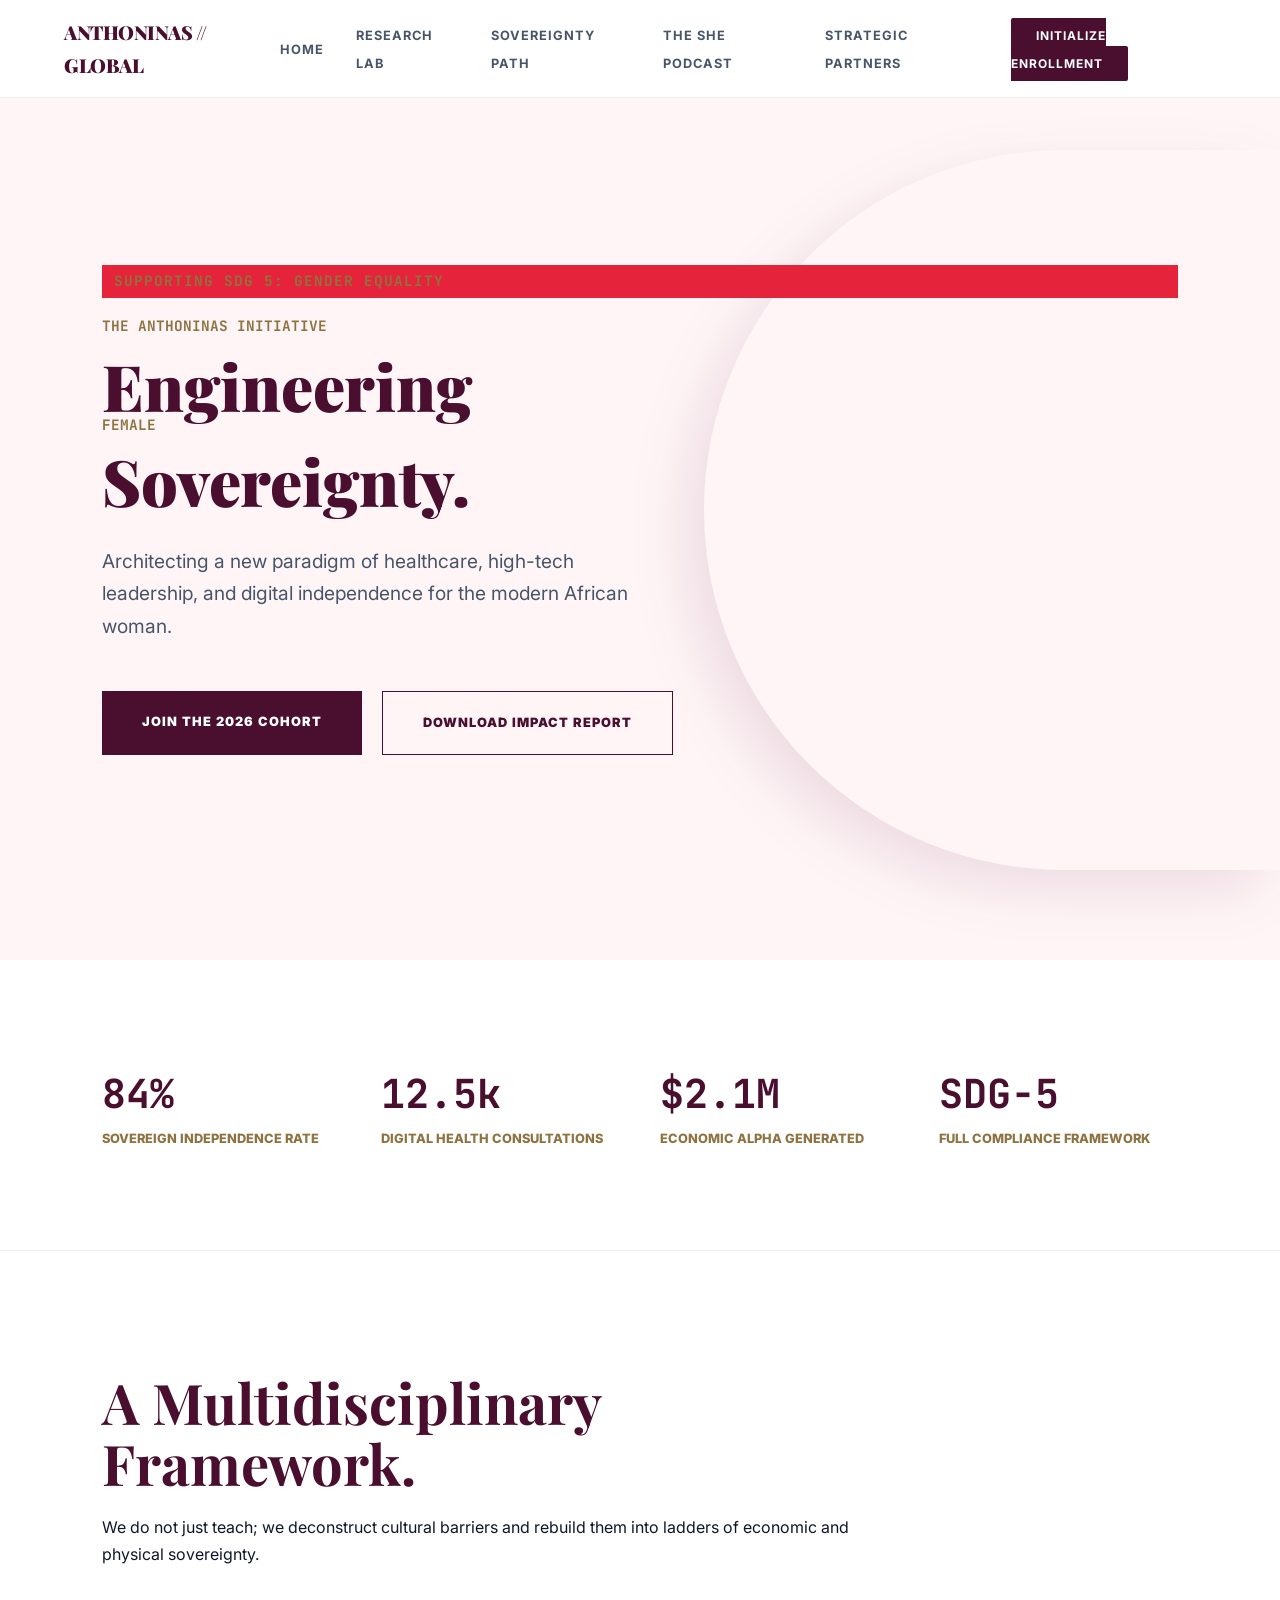
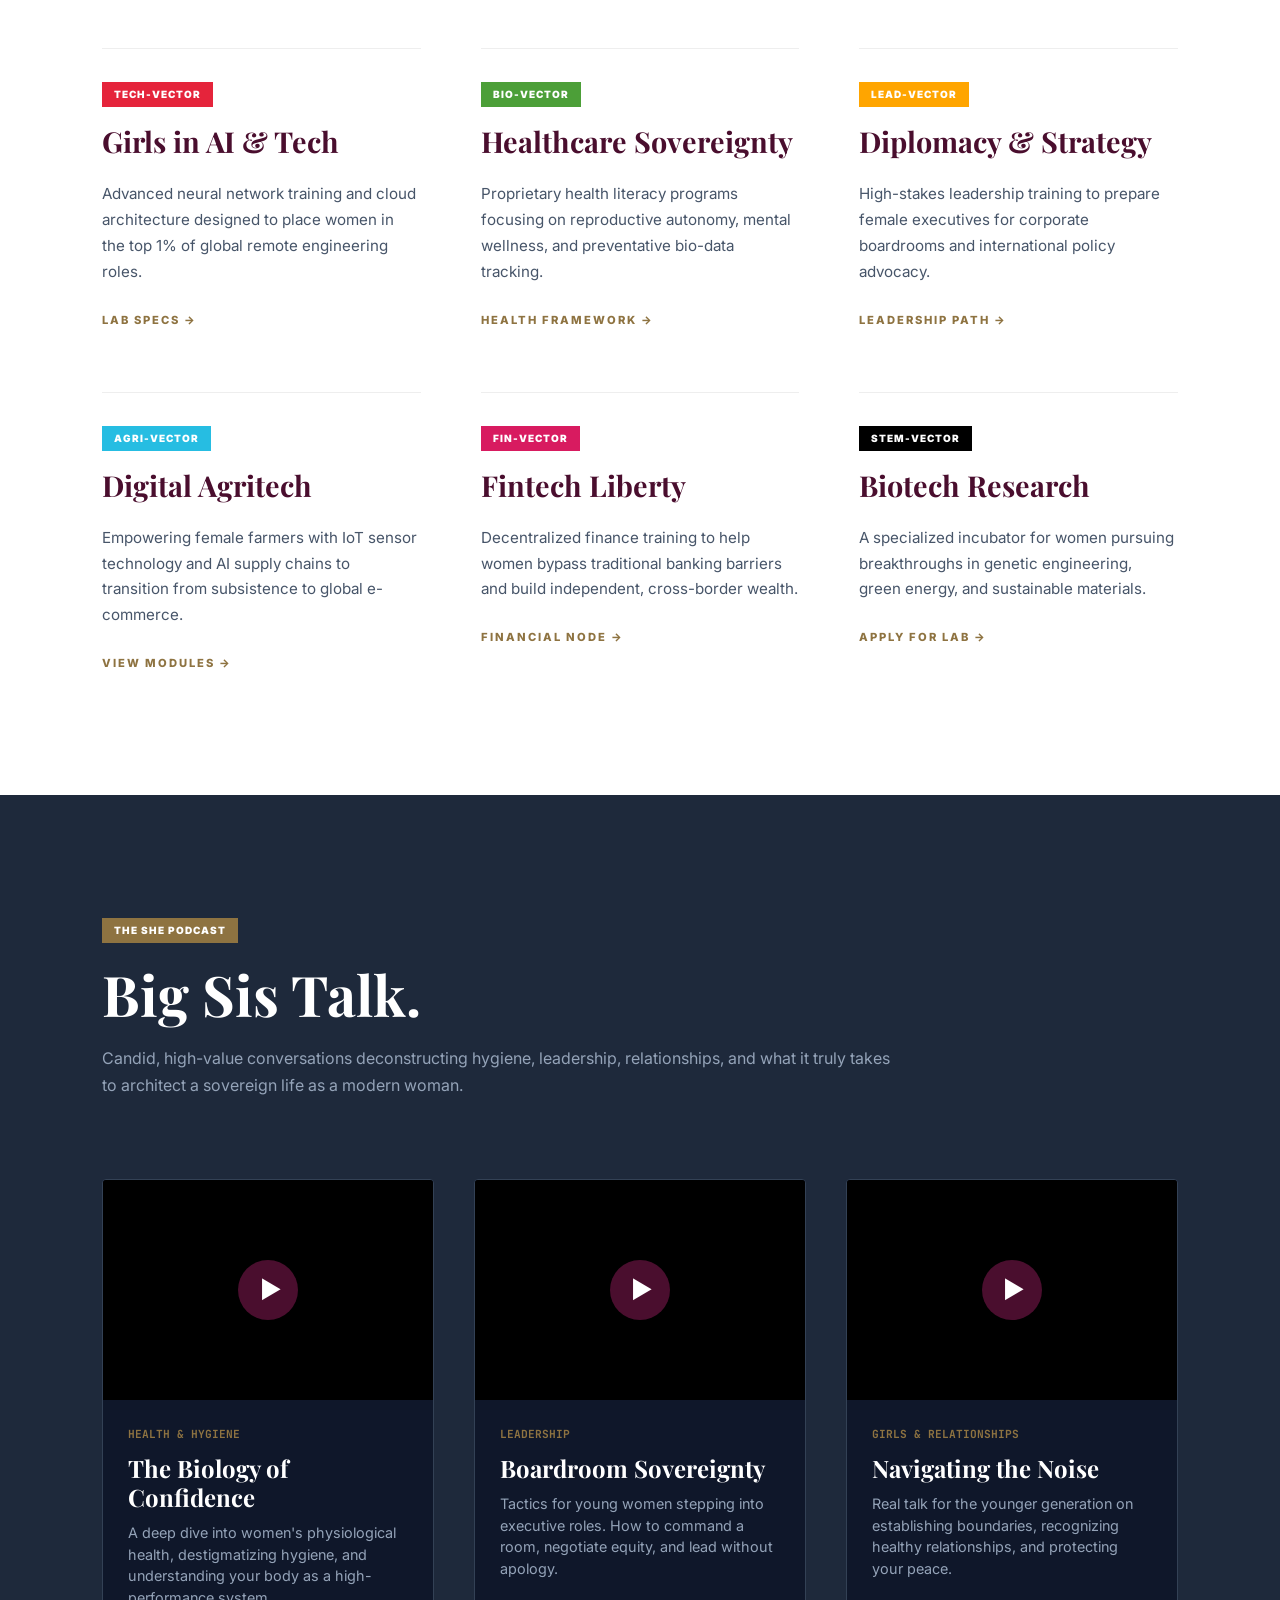
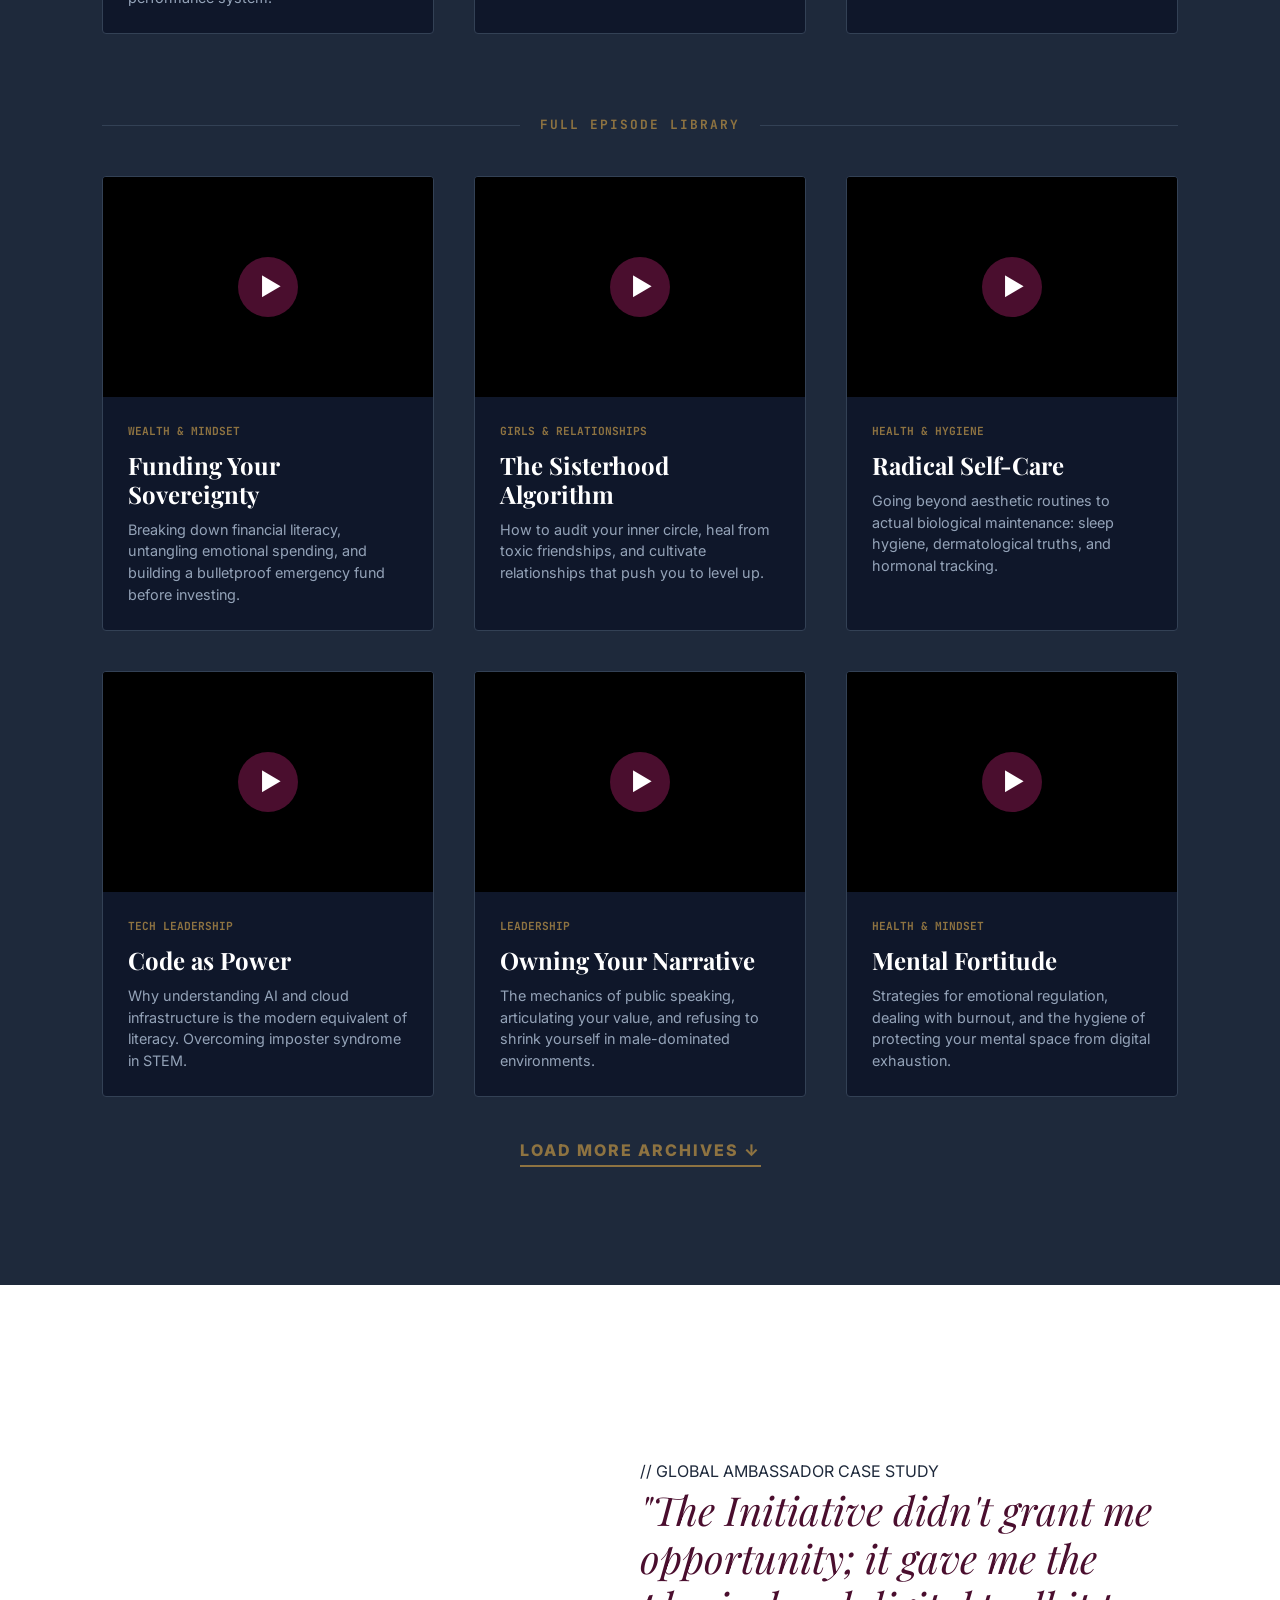
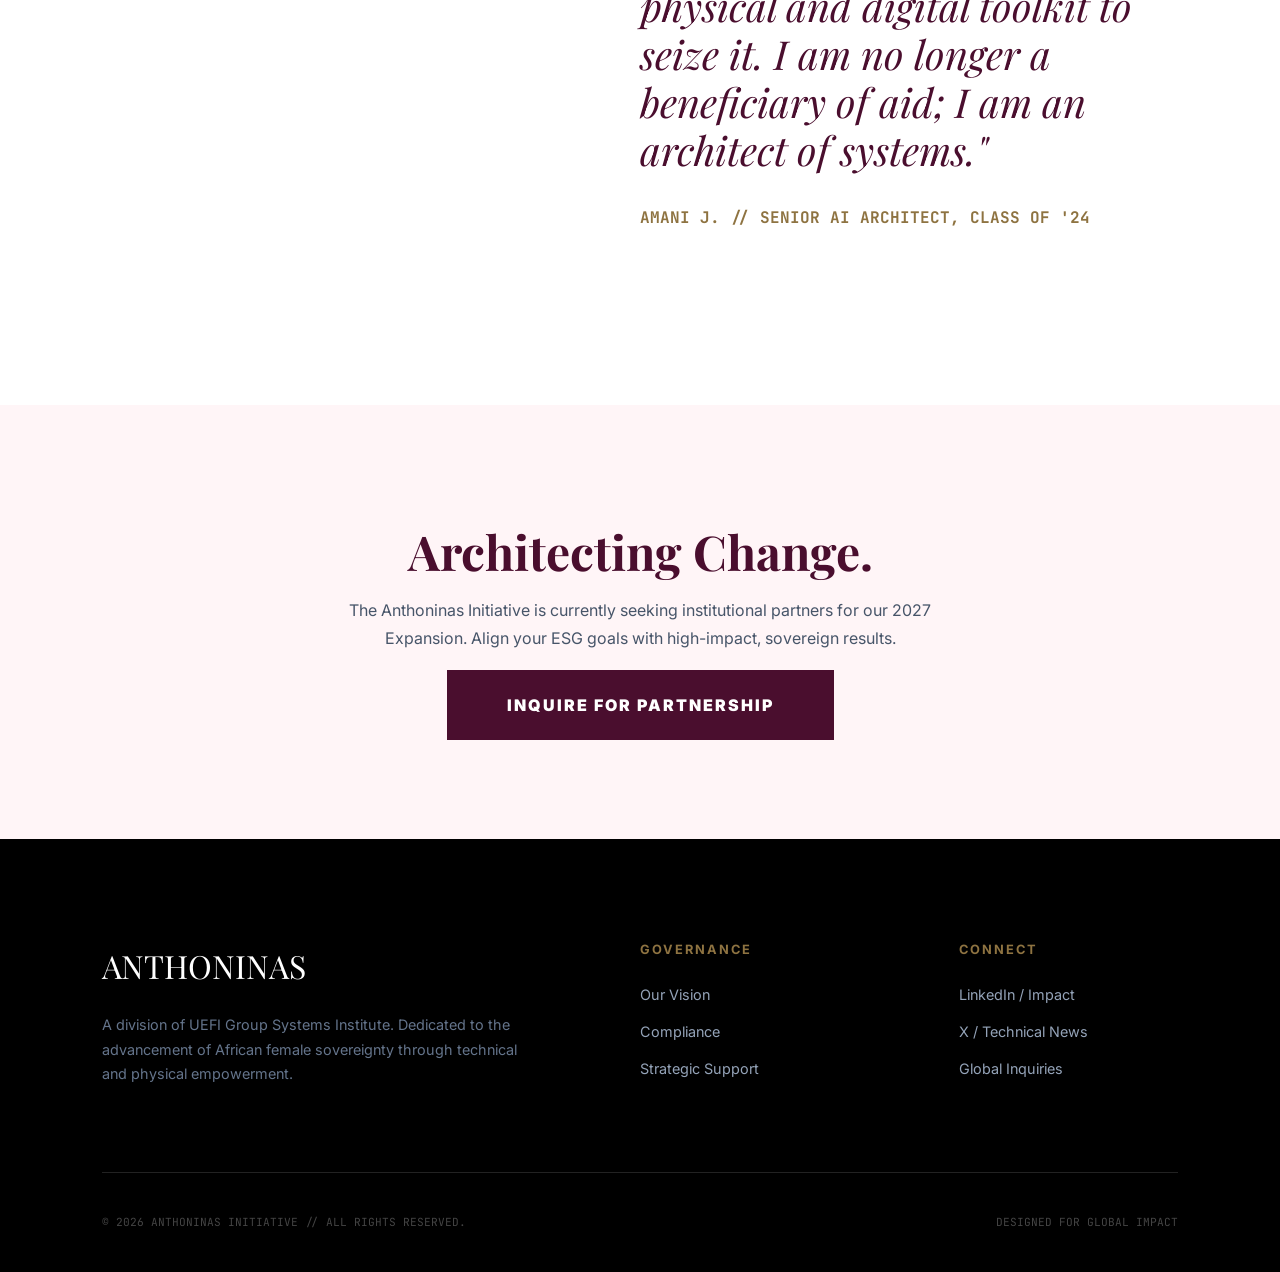
<file: anthoninas-initiative.html>
<!DOCTYPE html>
<html lang="en">
<head>
    <meta charset="UTF-8">
    <meta name="viewport" content="width=device-width, initial-scale=1.0">
    <title>The Anthoninas Initiative | Global Female Sovereignty</title>
    <link href="https://fonts.googleapis.com/css2?family=Playfair+Display:ital,wght@0,700;0,900;1,700&family=Inter:wght@300;400;500;700;800&family=JetBrains+Mono:wght@400;700&display=swap" rel="stylesheet">
    <style>
        :root {
            --berry: #4A0E2E; 
            --rose-pale: #FFF5F7; 
            --gold-muted: #8E7341; 
            --slate: #1E293B;
            --white: #ffffff;
            --text-main: #0F172A; 
            --text-muted: #475569; 
            --un-blue: #008CBA; 
        }

        * { margin: 0; padding: 0; box-sizing: border-box; }

        body {
            font-family: 'Inter', sans-serif;
            background-color: var(--white);
            color: var(--text-main);
            line-height: 1.7;
            overflow-x: hidden;
            scroll-behavior: smooth;
        }

        /* --- NAVIGATION --- */
        header {
            background: var(--white);
            border-bottom: 1px solid #eee;
            position: fixed;
            width: 100%;
            top: 0;
            z-index: 1000;
            padding: 1rem 5%;
        }

        nav {
            display: flex;
            justify-content: space-between;
            align-items: center;
            max-width: 1400px;
            margin: auto;
        }

        .logo {
            font-family: 'Playfair Display', serif;
            font-weight: 900;
            color: var(--berry);
            text-decoration: none;
            font-size: 1.2rem;
            letter-spacing: -0.5px;
        }

        .nav-links { list-style: none; display: flex; gap: 2rem; align-items: center; }
        .nav-links a { 
            text-decoration: none; color: var(--text-muted); 
            font-size: 0.8rem; font-weight: 700; text-transform: uppercase; letter-spacing: 1px;
            transition: 0.3s;
        }
        .nav-links a:hover { color: var(--berry); }

        .btn-cta {
            background: var(--berry);
            color: white !important;
            padding: 10px 25px;
            border-radius: 2px;
            font-size: 0.75rem !important;
        }

        /* --- HERO: THE MANIFESTO --- */
        .hero {
            height: 100vh;
            display: flex;
            align-items: center;
            background: var(--rose-pale);
            padding: 0 8%;
            margin-top: 60px;
            position: relative;
        }

        .hero-content { flex: 1; z-index: 2; }
        .hero-content span { 
            font-family: 'JetBrains Mono', monospace; 
            color: var(--gold-muted); 
            font-weight: 700; 
            text-transform: uppercase;
            font-size: 0.9rem;
            margin-bottom: 1rem;
            display: block;
        }

        .hero-content h1 {
            font-family: 'Playfair Display', serif;
            font-size: clamp(3rem, 5vw, 5.5rem);
            color: var(--berry);
            line-height: 1;
            margin-bottom: 2rem;
            font-weight: 900;
        }

        .hero-content p {
            font-size: 1.2rem;
            max-width: 550px;
            color: var(--text-muted);
            margin-bottom: 3rem;
        }

        .hero-image {
            position: absolute;
            right: 0;
            top: 10%;
            width: 45%;
            height: 80%;
            background: url('https://images.unsplash.com/photo-1573163281534-10d744760c1a?auto=format&fit=crop&q=80&w=1200') center/cover;
            border-radius: 500px 0 0 500px; 
            box-shadow: -20px 20px 60px rgba(74, 14, 46, 0.1);
        }

        /* --- IMPACT STRATEGY (UN ATTRACTION) --- */
        .impact-metrics {
            padding: 100px 8%;
            background: var(--white);
            display: grid;
            grid-template-columns: repeat(4, 1fr);
            gap: 40px;
            border-bottom: 1px solid #f0f0f0;
        }

        .metric h3 { font-family: 'JetBrains Mono'; font-size: 2.5rem; color: var(--berry); }
        .metric p { font-size: 0.8rem; font-weight: 800; text-transform: uppercase; color: var(--gold-muted); }

        /* --- SDG ALIGNMENT SECTION --- */
        .sdg-tag {
            background: #E5243B; 
            color: white;
            padding: 4px 12px;
            font-size: 10px;
            font-weight: 900;
            display: inline-block;
            margin-bottom: 10px;
            text-transform: uppercase;
            letter-spacing: 1px;
        }

        /* --- PILLARS OF SOVEREIGNTY --- */
        .pillars-section { padding: 120px 8%; }
        .section-intro { max-width: 800px; margin-bottom: 80px; }
        .section-intro h2 { font-family: 'Playfair Display'; font-size: 3.5rem; color: var(--berry); margin-bottom: 20px; line-height: 1.1; }

        .pillars-grid {
            display: grid;
            grid-template-columns: repeat(3, 1fr);
            gap: 60px;
        }

        .pillar-card { border-top: 1px solid #eee; padding-top: 30px; }
        .pillar-card h4 { font-family: 'Playfair Display'; font-size: 1.8rem; margin-bottom: 15px; color: var(--berry); }
        .pillar-card p { color: var(--text-muted); font-size: 0.95rem; margin-bottom: 20px; }
        
        .pillar-link { 
            text-decoration: none; color: var(--gold-muted); font-weight: 800; font-size: 0.7rem; 
            text-transform: uppercase; letter-spacing: 2px;
        }

        /* --- THE SHE PODCAST / BIG SIS TALK --- */
        .podcast-section {
            padding: 120px 8%;
            background: var(--slate); 
            color: var(--white);
        }

        .podcast-section .section-intro h2 {
            color: var(--white);
        }

        .podcast-section .section-intro p {
            color: #94a3b8;
        }

        .podcast-grid {
            display: grid;
            grid-template-columns: repeat(3, 1fr);
            gap: 40px;
            margin-bottom: 40px;
        }

        .podcast-card {
            background: #0F172A;
            border-radius: 4px;
            overflow: hidden;
            transition: transform 0.3s ease;
            border: 1px solid #334155;
        }

        .podcast-card:hover {
            transform: translateY(-10px);
            border-color: var(--gold-muted);
        }

        .video-thumbnail {
            height: 220px;
            background-color: #000;
            background-size: cover;
            background-position: center;
            position: relative;
            display: flex;
            align-items: center;
            justify-content: center;
        }

        .video-thumbnail::after {
            content: '';
            position: absolute;
            top: 0; left: 0; width: 100%; height: 100%;
            background: rgba(0,0,0,0.4);
            transition: background 0.3s ease;
        }

        .podcast-card:hover .video-thumbnail::after {
            background: rgba(0,0,0,0.1);
        }

        .play-btn {
            width: 60px;
            height: 60px;
            background: var(--berry);
            color: white;
            border-radius: 50%;
            display: flex;
            align-items: center;
            justify-content: center;
            font-size: 1.5rem;
            z-index: 2;
            padding-left: 5px; 
            box-shadow: 0 10px 20px rgba(0,0,0,0.5);
            transition: transform 0.3s ease, background 0.3s ease;
        }

        .podcast-card:hover .play-btn {
            transform: scale(1.1);
            background: var(--gold-muted);
        }

        .podcast-info {
            padding: 25px;
        }

        .podcast-category {
            font-family: 'JetBrains Mono';
            color: var(--gold-muted);
            font-size: 0.7rem;
            font-weight: 700;
            text-transform: uppercase;
            margin-bottom: 10px;
            display: block;
        }

        .podcast-info h4 {
            font-family: 'Playfair Display';
            font-size: 1.5rem;
            margin-bottom: 10px;
            color: var(--white);
            line-height: 1.2;
        }

        .podcast-info p {
            color: #94a3b8;
            font-size: 0.9rem;
            line-height: 1.5;
        }

        /* Library Divider */
        .library-divider {
            margin: 80px 0 40px;
            display: flex;
            align-items: center;
            gap: 20px;
        }

        .library-divider::before, .library-divider::after {
            content: '';
            flex: 1;
            height: 1px;
            background: #334155;
        }

        .library-divider span {
            font-family: 'JetBrains Mono';
            color: var(--gold-muted);
            font-weight: 700;
            text-transform: uppercase;
            letter-spacing: 2px;
            font-size: 0.8rem;
        }

        /* --- THE SOVEREIGN VOICE (Success Story) --- */
        .testimonial-vogue {
            background: var(--white);
            color: var(--slate);
            display: flex;
            align-items: center;
            min-height: 80vh;
        }

        .test-img {
            flex: 1;
            height: 80vh;
            background: url('https://images.unsplash.com/photo-1531123897727-8f129e1688ce?auto=format&fit=crop&q=80&w=1000') center/cover;
            filter: grayscale(100%);
            transition: 0.5s;
        }
        .test-img:hover { filter: grayscale(0%); }

        .test-content { flex: 1; padding: 0 8%; }
        .test-content blockquote { font-family: 'Playfair Display'; font-size: 2.5rem; font-style: italic; line-height: 1.2; margin-bottom: 30px; color: var(--berry); }
        .test-content cite { font-family: 'JetBrains Mono'; color: var(--gold-muted); font-style: normal; font-weight: 700; }

        /* --- FOOTER --- */
        footer {
            background: #000;
            color: white;
            padding: 100px 8% 40px;
        }

        .footer-grid {
            display: grid;
            grid-template-columns: 2fr 1fr 1fr;
            gap: 100px;
            margin-bottom: 80px;
        }

        .footer-logo { font-family: 'Playfair Display'; font-size: 2rem; color: var(--white); margin-bottom: 20px; }
        .footer-links h5 { color: var(--gold-muted); text-transform: uppercase; font-size: 0.8rem; margin-bottom: 20px; letter-spacing: 2px; }
        .footer-links ul { list-style: none; }
        .footer-links li { margin-bottom: 10px; }
        .footer-links a { color: #94a3b8; text-decoration: none; font-size: 0.9rem; }

        @media (max-width: 1024px) {
            .hero-image { display: none; }
            .hero-content { text-align: center; }
            .pillars-grid, .impact-metrics, .testimonial-vogue, .podcast-grid { grid-template-columns: 1fr; flex-direction: column; }
            .test-img { height: 40vh; width: 100%; }
        }
    </style>
</head>
<body>

    <header>
        <nav>
            <a href="index.html" class="logo">ANTHONINAS // GLOBAL</a>
            <ul class="nav-links">
                <li><a href="index.html">Home</a></li>
                <li><a href="tech-lab.html">Research Lab</a></li>
                <li><a href="courses.html">Sovereignty Path</a></li>
                <li><a href="#podcast">The She Podcast</a></li>
                <li><a href="support-us.html">Strategic Partners</a></li>
                <li><a href="enroll.html" class="btn-cta">Initialize Enrollment</a></li>
            </ul>
        </nav>
    </header>

    <main>
        <section class="hero">
            <div class="hero-content">
                <span class="sdg-tag">SUPPORTING SDG 5: GENDER EQUALITY</span>
                <span>The Anthoninas Initiative</span>
                <h1>Engineering <span>Female</span> Sovereignty.</h1>
                <p>Architecting a new paradigm of healthcare, high-tech leadership, and digital independence for the modern African woman.</p>
                <div style="display: flex; gap: 20px;">
                    <a href="enroll.html" style="background: var(--berry); color: white; padding: 20px 40px; text-decoration: none; font-weight: 900; font-size: 0.8rem; text-transform: uppercase; letter-spacing: 1px;">Join the 2026 Cohort</a>
                    <a href="support-us.html" style="border: 1px solid var(--berry); color: var(--berry); padding: 20px 40px; text-decoration: none; font-weight: 900; font-size: 0.8rem; text-transform: uppercase; letter-spacing: 1px;">Download Impact Report</a>
                </div>
            </div>
            <div class="hero-image"></div>
        </section>

        <section class="impact-metrics">
            <div class="metric">
                <h3>84%</h3>
                <p>Sovereign Independence Rate</p>
            </div>
            <div class="metric">
                <h3>12.5k</h3>
                <p>Digital Health Consultations</p>
            </div>
            <div class="metric">
                <h3>$2.1M</h3>
                <p>Economic Alpha Generated</p>
            </div>
            <div class="metric">
                <h3>SDG-5</h3>
                <p>Full Compliance Framework</p>
            </div>
        </section>

        <section class="pillars-section">
            <div class="section-intro">
                <h2>A Multidisciplinary Framework.</h2>
                <p>We do not just teach; we deconstruct cultural barriers and rebuild them into ladders of economic and physical sovereignty.</p>
            </div>

            <div class="pillars-grid">
                <div class="pillar-card">
                    <div class="sdg-tag">TECH-VECTOR</div>
                    <h4>Girls in AI & Tech</h4>
                    <p>Advanced neural network training and cloud architecture designed to place women in the top 1% of global remote engineering roles.</p>
                    <a href="tech-lab.html" class="pillar-link">Lab Specs →</a>
                </div>
                <div class="pillar-card">
                    <div class="sdg-tag" style="background: #4C9F38;">BIO-VECTOR</div>
                    <h4>Healthcare Sovereignty</h4>
                    <p>Proprietary health literacy programs focusing on reproductive autonomy, mental wellness, and preventative bio-data tracking.</p>
                    <a href="#" class="pillar-link">Health Framework →</a>
                </div>
                <div class="pillar-card">
                    <div class="sdg-tag" style="background: #FFA500;">LEAD-VECTOR</div>
                    <h4>Diplomacy & Strategy</h4>
                    <p>High-stakes leadership training to prepare female executives for corporate boardrooms and international policy advocacy.</p>
                    <a href="#" class="pillar-link">Leadership Path →</a>
                </div>
                <div class="pillar-card">
                    <div class="sdg-tag" style="background: #26BDE2;">AGRI-VECTOR</div>
                    <h4>Digital Agritech</h4>
                    <p>Empowering female farmers with IoT sensor technology and AI supply chains to transition from subsistence to global e-commerce.</p>
                    <a href="#" class="pillar-link">View Modules →</a>
                </div>
                <div class="pillar-card">
                    <div class="sdg-tag" style="background: #D81B60;">FIN-VECTOR</div>
                    <h4>Fintech Liberty</h4>
                    <p>Decentralized finance training to help women bypass traditional banking barriers and build independent, cross-border wealth.</p>
                    <a href="#" class="pillar-link">Financial Node →</a>
                </div>
                <div class="pillar-card">
                    <div class="sdg-tag" style="background: #000;">STEM-VECTOR</div>
                    <h4>Biotech Research</h4>
                    <p>A specialized incubator for women pursuing breakthroughs in genetic engineering, green energy, and sustainable materials.</p>
                    <a href="#" class="pillar-link">Apply for Lab →</a>
                </div>
            </div>
        </section>

        <section id="podcast" class="podcast-section">
            <div class="section-intro">
                <div class="sdg-tag" style="background: var(--gold-muted); margin-bottom: 20px;">THE SHE PODCAST</div>
                <h2>Big Sis Talk.</h2>
                <p>Candid, high-value conversations deconstructing hygiene, leadership, relationships, and what it truly takes to architect a sovereign life as a modern woman.</p>
            </div>

            <div class="podcast-grid">
                <div class="podcast-card">
                    <div class="video-thumbnail" style="background-image: url('https://images.unsplash.com/photo-1573496359142-b8d87734a5a2?auto=format&fit=crop&q=80&w=600');">
                        <div class="play-btn">▶</div>
                    </div>
                    <div class="podcast-info">
                        <span class="podcast-category">Health & Hygiene</span>
                        <h4>The Biology of Confidence</h4>
                        <p>A deep dive into women's physiological health, destigmatizing hygiene, and understanding your body as a high-performance system.</p>
                    </div>
                </div>

                <div class="podcast-card">
                    <div class="video-thumbnail" style="background-image: url('https://images.unsplash.com/photo-1573164713988-8665fc963095?auto=format&fit=crop&q=80&w=600');">
                        <div class="play-btn">▶</div>
                    </div>
                    <div class="podcast-info">
                        <span class="podcast-category">Leadership</span>
                        <h4>Boardroom Sovereignty</h4>
                        <p>Tactics for young women stepping into executive roles. How to command a room, negotiate equity, and lead without apology.</p>
                    </div>
                </div>

                <div class="podcast-card">
                    <div class="video-thumbnail" style="background-image: url('https://images.unsplash.com/photo-1534528741775-53994a69daeb?auto=format&fit=crop&q=80&w=600');">
                        <div class="play-btn">▶</div>
                    </div>
                    <div class="podcast-info">
                        <span class="podcast-category">Girls & Relationships</span>
                        <h4>Navigating the Noise</h4>
                        <p>Real talk for the younger generation on establishing boundaries, recognizing healthy relationships, and protecting your peace.</p>
                    </div>
                </div>
            </div>

            <div class="library-divider">
                <span>Full Episode Library</span>
            </div>

            <div class="podcast-grid">
                <div class="podcast-card">
                    <div class="video-thumbnail" style="background-image: url('https://images.unsplash.com/photo-1554224155-8d04cb21cd6c?auto=format&fit=crop&q=80&w=600');">
                        <div class="play-btn">▶</div>
                    </div>
                    <div class="podcast-info">
                        <span class="podcast-category">Wealth & Mindset</span>
                        <h4>Funding Your Sovereignty</h4>
                        <p>Breaking down financial literacy, untangling emotional spending, and building a bulletproof emergency fund before investing.</p>
                    </div>
                </div>

                <div class="podcast-card">
                    <div class="video-thumbnail" style="background-image: url('https://images.unsplash.com/photo-1573497019940-1c28c88b4f3e?auto=format&fit=crop&q=80&w=600');">
                        <div class="play-btn">▶</div>
                    </div>
                    <div class="podcast-info">
                        <span class="podcast-category">Girls & Relationships</span>
                        <h4>The Sisterhood Algorithm</h4>
                        <p>How to audit your inner circle, heal from toxic friendships, and cultivate relationships that push you to level up.</p>
                    </div>
                </div>

                <div class="podcast-card">
                    <div class="video-thumbnail" style="background-image: url('https://images.unsplash.com/photo-1515377905703-c4788e51af15?auto=format&fit=crop&q=80&w=600');">
                        <div class="play-btn">▶</div>
                    </div>
                    <div class="podcast-info">
                        <span class="podcast-category">Health & Hygiene</span>
                        <h4>Radical Self-Care</h4>
                        <p>Going beyond aesthetic routines to actual biological maintenance: sleep hygiene, dermatological truths, and hormonal tracking.</p>
                    </div>
                </div>

                <div class="podcast-card">
                    <div class="video-thumbnail" style="background-image: url('https://images.unsplash.com/photo-1573164574572-cb89e39749b4?auto=format&fit=crop&q=80&w=600');">
                        <div class="play-btn">▶</div>
                    </div>
                    <div class="podcast-info">
                        <span class="podcast-category">Tech Leadership</span>
                        <h4>Code as Power</h4>
                        <p>Why understanding AI and cloud infrastructure is the modern equivalent of literacy. Overcoming imposter syndrome in STEM.</p>
                    </div>
                </div>

                <div class="podcast-card">
                    <div class="video-thumbnail" style="background-image: url('https://images.unsplash.com/photo-1507679799987-c73779587ccf?auto=format&fit=crop&q=80&w=600');">
                        <div class="play-btn">▶</div>
                    </div>
                    <div class="podcast-info">
                        <span class="podcast-category">Leadership</span>
                        <h4>Owning Your Narrative</h4>
                        <p>The mechanics of public speaking, articulating your value, and refusing to shrink yourself in male-dominated environments.</p>
                    </div>
                </div>

                <div class="podcast-card">
                    <div class="video-thumbnail" style="background-image: url('https://images.unsplash.com/photo-1522881113591-b462c0b4baed?auto=format&fit=crop&q=80&w=600');">
                        <div class="play-btn">▶</div>
                    </div>
                    <div class="podcast-info">
                        <span class="podcast-category">Health & Mindset</span>
                        <h4>Mental Fortitude</h4>
                        <p>Strategies for emotional regulation, dealing with burnout, and the hygiene of protecting your mental space from digital exhaustion.</p>
                    </div>
                </div>
            </div>

            <div style="text-align: center; margin-top: 20px;">
                <a href="#" style="color: var(--gold-muted); text-decoration: none; font-weight: 800; text-transform: uppercase; letter-spacing: 2px; border-bottom: 2px solid var(--gold-muted); padding-bottom: 5px;">Load More Archives ↓</a>
            </div>
        </section>

        <section class="testimonial-vogue">
            <div class="test-img"></div>
            <div class="test-content">
                <span>// GLOBAL AMBASSADOR CASE STUDY</span>
                <blockquote>
                    "The Initiative didn't grant me opportunity; it gave me the physical and digital toolkit to seize it. I am no longer a beneficiary of aid; I am an architect of systems."
                </blockquote>
                <cite>AMANI J. // SENIOR AI ARCHITECT, CLASS OF '24</cite>
            </div>
        </section>

        <section style="padding: 120px 8%; text-align: center; background: var(--rose-pale);">
            <h2 style="font-family: 'Playfair Display'; font-size: 3rem; color: var(--berry); line-height: 1.1;">Architecting Change.</h2>
            <p style="max-width: 600px; margin: 20px auto 40px; color: var(--text-muted);">The Anthoninas Initiative is currently seeking institutional partners for our 2027 Expansion. Align your ESG goals with high-impact, sovereign results.</p>
            <a href="contactus.html" style="background: var(--berry); color: white; padding: 25px 60px; text-decoration: none; font-weight: 900; letter-spacing: 2px;">INQUIRE FOR PARTNERSHIP</a>
        </section>
    </main>

    <footer>
        <div class="footer-grid">
            <div class="footer-col">
                <div class="footer-logo">ANTHONINAS</div>
                <p style="color: #64748b; font-size: 0.9rem;">A division of UEFI Group Systems Institute. Dedicated to the advancement of African female sovereignty through technical and physical empowerment.</p>
            </div>
            <div class="footer-links">
                <h5>Governance</h5>
                <ul>
                    <li><a href="abouts.html">Our Vision</a></li>
                    <li><a href="#">Compliance</a></li>
                    <li><a href="support-us.html">Strategic Support</a></li>
                </ul>
            </div>
            <div class="footer-links">
                <h5>Connect</h5>
                <ul>
                    <li><a href="#">LinkedIn / Impact</a></li>
                    <li><a href="#">X / Technical News</a></li>
                    <li><a href="contactus.html">Global Inquiries</a></li>
                </ul>
            </div>
        </div>
        <div style="border-top: 1px solid #222; padding-top: 40px; font-family: 'JetBrains Mono'; font-size: 0.7rem; color: #444; display: flex; justify-content: space-between;">
            <p>&copy; 2026 ANTHONINAS INITIATIVE // ALL RIGHTS RESERVED.</p>
            <p>DESIGNED FOR GLOBAL IMPACT</p>
        </div>
    </footer>

</body>
</html>
</file>
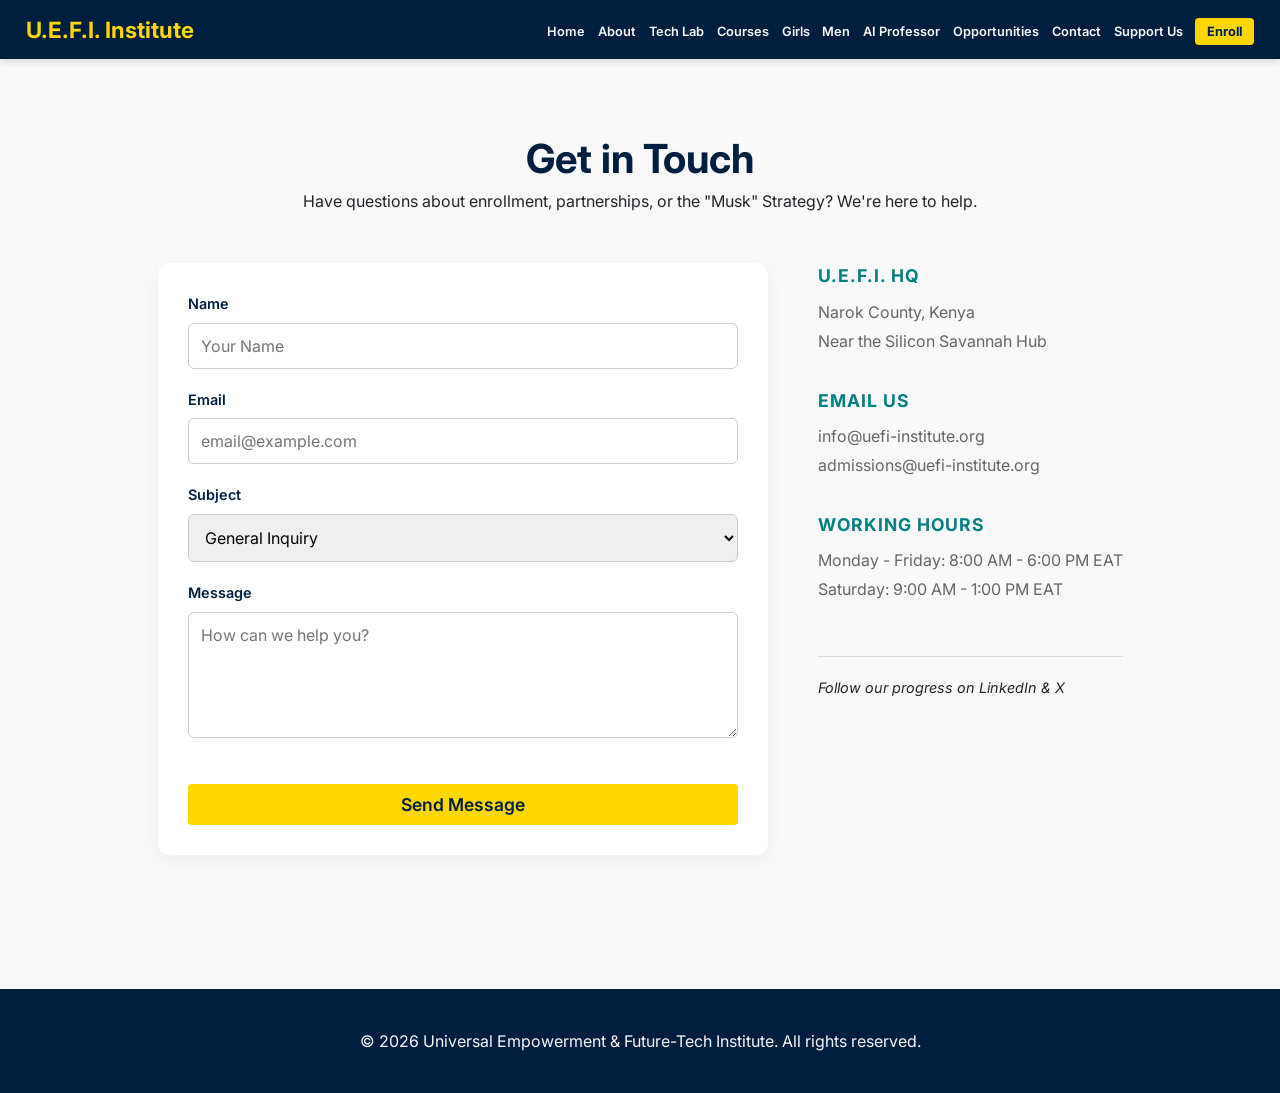
<file: contactus.html>
<!DOCTYPE html>
<html lang="en">
<head>
    <meta charset="UTF-8">
    <meta name="viewport" content="width=device-width, initial-scale=1.0">
    <title>Contact Us | UEFI Institute</title>
    <link rel="stylesheet" href="style.css">
</head>
<body>

    <header>
        <nav>
            <a href="index.html" class="logo">U.E.F.I. Institute</a>
            <ul class="nav-links">
                <li><a href="index.html">Home</a></li>
                <li><a href="abouts.html">About</a></li>
                <li><a href="tech-lab.html">Tech Lab</a></li>
                <li><a href="courses.html">Courses</a></li>
                <li><a href="anthoninas-initiative.html">Girls</a></li>
                <li><a href="wilsons-initiative.html">Men</a></li>
                <li><a href="tutor.html">AI Professor</a></li>
                <li><a href="opportunities-hub.html">Opportunities</a></li>
                <li><a href="contactus.html">Contact</a></li>
                <li><a href="support-us.html">Support Us</a></li>
                <li><a href="enroll.html" class="btn-nav">Enroll</a></li>
            </ul>
        </nav>
    </header>

    <main class="contact-container">
        <section class="contact-header">
            <h1>Get in Touch</h1>
            <p>Have questions about enrollment, partnerships, or the "Musk" Strategy? We're here to help.</p>
        </section>

        <div class="contact-wrapper">
            <section class="contact-form-section">
                <form id="contact-form">
                    <div class="form-group">
                        <label for="name">Name</label>
                        <input type="text" id="name" name="name" placeholder="Your Name" required>
                    </div>
                    <div class="form-group">
                        <label for="email">Email</label>
                        <input type="email" id="email" name="email" placeholder="email@example.com" required>
                    </div>
                    <div class="form-group">
                        <label for="subject">Subject</label>
                        <select id="subject" name="subject">
                            <option value="general">General Inquiry</option>
                            <option value="partnership">Partnership/Donation</option>
                            <option value="tech-support">Tech Lab Support</option>
                            <option value="press">Press/Media</option>
                        </select>
                    </div>
                    <div class="form-group">
                        <label for="message">Message</label>
                        <textarea id="message" name="message" rows="5" placeholder="How can we help you?" required></textarea>
                    </div>
                    <button type="submit" class="btn btn-primary btn-block">Send Message</button>
                </form>
            </section>

            <aside class="contact-info">
                <div class="info-block">
                    <h3>U.E.F.I. HQ</h3>
                    <p>Narok County, Kenya</p>
                    <p>Near the Silicon Savannah Hub</p>
                </div>
                <div class="info-block">
                    <h3>Email Us</h3>
                    <p>info@uefi-institute.org</p>
                    <p>admissions@uefi-institute.org</p>
                </div>
                <div class="info-block">
                    <h3>Working Hours</h3>
                    <p>Monday - Friday: 8:00 AM - 6:00 PM EAT</p>
                    <p>Saturday: 9:00 AM - 1:00 PM EAT</p>
                </div>
                <div class="social-mini">
                    <p>Follow our progress on LinkedIn & X</p>
                </div>
            </aside>
        </div>
    </main>

    <footer>
        <p>&copy; 2026 Universal Empowerment & Future-Tech Institute. All rights reserved.</p>
    </footer>

</body>
</html>
</file>
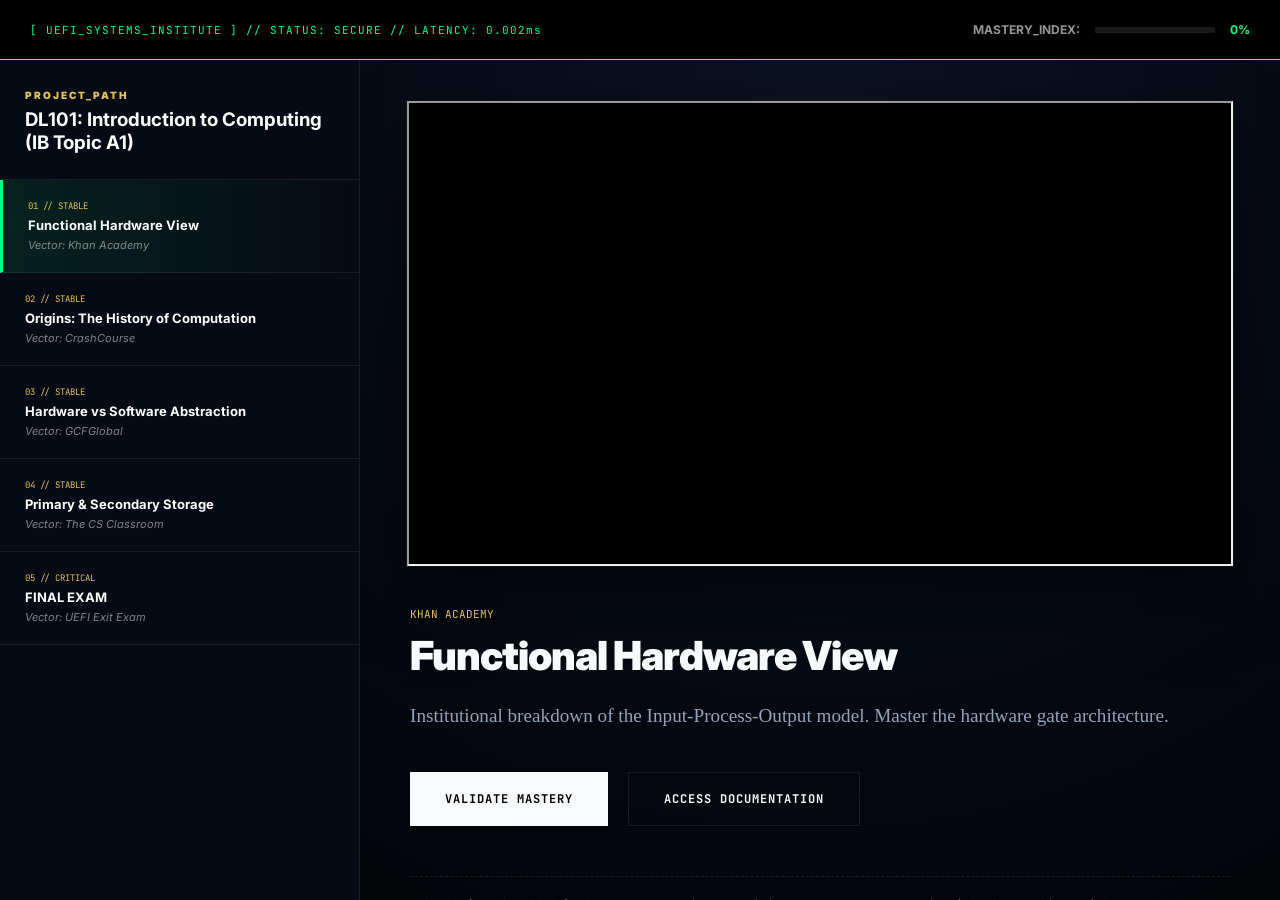
<file: course-player.html>
<!DOCTYPE html>
<html lang="en">
<head>
    <meta charset="UTF-8">
    <meta name="viewport" content="width=device-width, initial-scale=1.0">
    <title>UEFI | Quantitative Mastery Forge</title>
    <link href="https://fonts.googleapis.com/css2?family=JetBrains+Mono:wght@400;700&family=Inter:wght@300;400;700;900&display=swap" rel="stylesheet">
    <style>
        :root {
            --bg-obsidian: #020408;
            --sidebar-navy: #050a14;
            --quant-gold: #e6c25a;
            --terminal-green: #00ff87;
            --system-blue: #3b82f6;
            --border-alpha: rgba(255, 255, 255, 0.08);
            --text-main: #f8fafc;
        }

        * { box-sizing: border-box; cursor: crosshair; }

        body { 
            font-family: 'Times New Roman', Times, serif; /* Simons/Institutional Rigor */
            background: var(--bg-obsidian); 
            color: var(--text-main); 
            margin: 0; 
            display: flex; 
            flex-direction: column; 
            height: 100vh; 
            overflow: hidden; 
        }

        /* Institutional Top Bar (Musk x Khan) */
        header { 
            height: 60px;
            padding: 0 30px; 
            background: #000; 
            border-bottom: 1px solid var(--quant-gold); 
            display: flex; 
            justify-content: space-between; 
            align-items: center;
            z-index: 100;
        }

        .system-telemetry {
            font-family: 'JetBrains Mono', monospace;
            font-size: 11px;
            color: var(--terminal-green);
            letter-spacing: 1px;
        }

        .mastery-meter {
            display: flex;
            align-items: center;
            gap: 15px;
            font-family: 'Inter', sans-serif;
            font-weight: 700;
            font-size: 12px;
        }

        /* Layout Architecture */
        .lms-body { display: flex; flex: 1; overflow: hidden; }

        /* Sidebar: The Knowledge Topology (Sal Khan Influence) */
        .sidebar { 
            width: 360px; 
            background: var(--sidebar-navy); 
            border-right: 1px solid var(--border-alpha); 
            display: flex; 
            flex-direction: column;
        }

        .sidebar-header {
            padding: 25px;
            border-bottom: 1px solid var(--border-alpha);
        }

        .course-title-sub {
            font-family: 'Inter', sans-serif;
            text-transform: uppercase;
            font-weight: 900;
            font-size: 10px;
            color: var(--quant-gold);
            letter-spacing: 2px;
        }

        #moduleList { flex: 1; overflow-y: auto; }

        .module-tab { 
            padding: 20px 25px; 
            border-bottom: 1px solid var(--border-alpha); 
            cursor: pointer; 
            transition: all 0.2s cubic-bezier(0.4, 0, 0.2, 1);
            font-family: 'Inter', sans-serif;
        }

        .module-tab:hover { background: rgba(255,255,255,0.03); }
        .module-tab.active { 
            background: linear-gradient(90deg, rgba(0,255,135,0.1) 0%, transparent 100%);
            border-left: 3px solid var(--terminal-green);
        }

        /* Main Stage: The Forge (Musk x Larson) */
        .main-stage { flex: 1; overflow-y: auto; position: relative; background: radial-gradient(circle at 50% 0%, #0a1122 0%, #020408 100%); }

        .video-container-institutional {
            width: 90%;
            margin: 40px auto;
            border: 1px solid var(--border-alpha);
            background: #000;
            box-shadow: 0 30px 60px rgba(0,0,0,0.5);
        }

        .video-wrapper { position: relative; padding-bottom: 56.25%; height: 0; }
        .video-wrapper iframe { position: absolute; top: 0; left: 0; width: 100%; height: 100%; }

        .content-area { 
            max-width: 900px; 
            margin: 0 auto; 
            padding: 0 40px 100px; 
        }

        .institutional-label {
            font-family: 'JetBrains Mono', monospace;
            font-size: 11px;
            color: var(--quant-gold);
            text-transform: uppercase;
            margin-bottom: 10px;
            display: block;
        }

        h1#modTitle { 
            font-family: 'Inter', sans-serif; 
            font-weight: 900; 
            font-size: 2.5rem; 
            margin: 0 0 20px; 
            letter-spacing: -1px; 
        }

        p#modDesc { 
            font-size: 1.2rem; 
            line-height: 1.7; 
            color: #94a3b8; 
            margin-bottom: 40px; 
        }

        /* Vetting Crucible (Exam Mode) */
        .exam-mode { 
            display: none; 
            padding: 80px 10%; 
            animation: fadeIn 0.5s ease; 
        }

        @keyframes fadeIn { from { opacity: 0; transform: translateY(10px); } to { opacity: 1; transform: translateY(0); } }

        .q-card { 
            background: rgba(255,255,255,0.02); 
            border: 1px solid var(--border-alpha); 
            padding: 40px; 
            margin-bottom: 30px; 
        }

        textarea { 
            width: 100%; 
            background: #000; 
            border: 1px solid var(--border-alpha); 
            color: var(--terminal-green); 
            padding: 20px; 
            font-family: 'JetBrains Mono', monospace; 
            font-size: 14px;
            line-height: 1.6;
            resize: vertical;
        }

        /* Action Controls */
        .controls { display: flex; gap: 20px; margin-top: 40px; }
        
        .btn-action { 
            padding: 18px 35px; 
            font-family: 'JetBrains Mono', monospace; 
            font-weight: 700; 
            text-transform: uppercase; 
            font-size: 12px; 
            letter-spacing: 1px; 
            border: none; 
            transition: 0.3s;
        }

        .btn-primary { background: var(--text-main); color: #000; }
        .btn-primary:hover { background: var(--terminal-green); }
        
        .btn-secondary { background: transparent; color: var(--text-main); border: 1px solid var(--border-alpha); }
        .btn-secondary:hover { border-color: var(--quant-gold); color: var(--quant-gold); }

        /* Method Overlay (Quincy Larson Influence) */
        .method-hint {
            margin-top: 50px;
            border-top: 1px dashed var(--border-alpha);
            padding-top: 20px;
            font-family: 'JetBrains Mono', monospace;
            font-size: 11px;
            color: #64748b;
        }
    </style>
</head>
<body>

<header>
    <div class="system-telemetry">
        [ UEFI_SYSTEMS_INSTITUTE ] // STATUS: SECURE // LATENCY: 0.002ms
    </div>
    <div class="mastery-meter">
        <span style="opacity: 0.6;">MASTERY_INDEX:</span>
        <div style="width: 120px; height: 6px; background: rgba(255,255,255,0.1); position: relative;">
            <div id="progressBar" style="width: 0%; height: 100%; background: var(--terminal-green); transition: 0.8s cubic-bezier(0.4, 0, 0.2, 1);"></div>
        </div>
        <span id="progressPercent" style="color: var(--terminal-green);">0%</span>
    </div>
</header>

<div class="lms-body">
    <aside class="sidebar">
        <div class="sidebar-header">
            <span class="course-title-sub">Project_Path</span>
            <h3 id="sidebarCourseName" style="margin: 5px 0 0; color: #fff; font-family: 'Inter';">Loading System...</h3>
        </div>
        <div id="moduleList"></div>
    </aside>

    <main class="main-stage">
        <div id="videoContainer">
            <div class="video-container-institutional">
                <div class="video-wrapper">
                    <iframe id="mainPlayer" src="" allow="accelerometer; autoplay; clipboard-write; encrypted-media; gyroscope; picture-in-picture" allowfullscreen></iframe>
                </div>
            </div>
            <div class="content-area">
                <span class="institutional-label" id="sourceBadge">Data Source</span>
                <h1 id="modTitle">System Initializing...</h1>
                <p id="modDesc"></p>
                
                <div class="controls">
                    <button onclick="markComplete()" class="btn-action btn-primary">Validate Mastery</button>
                    <button class="btn-action btn-secondary">Access Documentation</button>
                </div>

                <div class="method-hint">
                    <strong>PRO-TIP (LARSON METHOD):</strong> If the concept is non-trivial: 1. Read Documentation | 2. Search GitHub | 3. Ask the Board.
                </div>
            </div>
        </div>

        <div id="examContainer" class="exam-mode">
            <span class="institutional-label" style="color: var(--quant-gold);">Adversarial Vetting // Final Phase</span>
            <h1 style="font-family: 'Inter'; font-weight: 900; font-size: 3.5rem; color: #fff;" id="examTitle">THE CRUCIBLE</h1>
            
            <div id="examForm">
                <div class="q-card">
                    <h3 style="font-family: 'JetBrains Mono'; font-size: 14px; color: var(--quant-gold);">[ SIGNAL_SYNTHESIS_TASK ]</h3>
                    <p id="examQ1" style="font-size: 1.4rem; margin: 20px 0;"></p>
                    <textarea id="ans1" rows="6" placeholder="Provide first-principles analysis..."></textarea>
                </div>
                <div class="q-card">
                    <h3 style="font-family: 'JetBrains Mono'; font-size: 14px; color: var(--quant-gold);">[ ARCHITECTURAL_DESIGN_TASK ]</h3>
                    <p id="examQ2" style="font-size: 1.4rem; margin: 20px 0;"></p>
                    <textarea id="ans2" rows="6" placeholder="Document the technical architecture..."></textarea>
                </div>
                <button onclick="submitExam()" class="btn-action btn-primary" style="width: 100%; background: var(--quant-gold);">Submit for Institutional Review</button>
            </div>
        </div>
    </main>
</div>

<script>
    /* EXISTING DATA ARCHITECTURE (PRESERVED)
    */
    const courseDatabase = {
        dl101: {
            title: "DL101: Introduction to Computing (IB Topic A1)",
            topics: [
                { title: "Functional Hardware View", source: "Khan Academy", id: "mCq8-xTH7jA", desc: "Institutional breakdown of the Input-Process-Output model. Master the hardware gate architecture." },
                { title: "Origins: The History of Computation", source: "CrashCourse", id: "O5nskjZ_GoI", desc: "The evolution from vacuum tubes to high-density silicon chips." },
                { title: "Hardware vs Software Abstraction", source: "GCFGlobal", id: "ExxfID_vI9w", desc: "Understanding the layers between raw electrical signals and high-level logic." },
                { title: "Primary & Secondary Storage", source: "The CS Classroom", id: "TQCr9RV7twk", desc: "Memory hierarchy: From nanosecond Cache to terabyte persistence." },
                { title: "FINAL EXAM", source: "UEFI Exit Exam", id: "EXAM", desc: "Final verification of fundamental computational physics." }
            ],
            examQ1: "Distinguish between the roles of the Data Bus and the Address Bus in a Von Neumann architecture.",
            examQ2: "Explain the concept of 'Abstraction' in relation to high-level programming and hardware execution."
        },
        cs303: {
            title: "CS303: Computer Science for AI",
            topics: [
                { title: "Transformer Architecture", source: "Computerphile", id: "TQQlZhbC5ps", desc: "First-principles analysis of the Self-Attention mechanism that powers LLMs." },
                { title: "Prompt Engineering Logic", source: "DeepLearning.AI", id: "Ycv_YshLdKg", desc: "Engineering deterministic outputs from stochastic models." },
                { title: "Autonomous AI Agents", source: "LangChain", id: "1bUy-1hGZpI", desc: "Building agentic loops that interact with external operating systems." },
                { title: "FINAL EXAM", source: "UEFI AI Lab", id: "EXAM", desc: "Design an agentic workflow to solve a complex logical paradox." }
            ],
            examQ1: "Analyze the 'Self-Attention' mechanism: How does it resolve word context better than an RNN?",
            examQ2: "Design a system prompt that prevents a model from hallucinating technical data during a code review."
        },
        cs501: {
            title: "CS501: Quant & Software Engineering",
            topics: [
                { title: "Quantitative Finance Logic", source: "Jane Street", id: "6m7s9v1-Jane", desc: "Probability and market making logic. The mathematical foundation of liquidity." },
                { title: "Forex Algorithmic Trading", source: "Bloomberg", id: "Xm-Fx-Logic", desc: "High-frequency execution and low-latency network topologies." },
                { title: "System Scale & Reliability", source: "Safaricom Eng", id: "Scale-Logic-01", desc: "Engineering for extreme uptime in high-concurrency environments." },
                { title: "FINAL EXAM", source: "Professional Board", id: "EXAM", desc: "The ultimate validation of industrial engineering capability." }
            ],
            examQ1: "Design a high-level architecture for a real-time Forex trading bot using AI for sentiment analysis.",
            examQ2: "How does 'Network Latency' impact a Quant firm, and what software optimizations mitigate this?"
        }
    };

    const urlParams = new URLSearchParams(window.location.search);
    let courseCode = urlParams.get('course') || 'dl101';
    const currentCourse = courseDatabase[courseCode] || courseDatabase.dl101;
    let progress = new Set();

    function renderModules() {
        const container = document.getElementById('moduleList');
        container.innerHTML = currentCourse.topics.map((mod, i) => `
            <div class="module-tab ${progress.has(i) ? 'active' : ''}" id="tab-${i}" onclick="loadMod(${i})">
                <div style="font-size: 9px; color: var(--quant-gold); margin-bottom: 5px; font-family: 'JetBrains Mono';">0${i+1} // ${mod.id === 'EXAM' ? 'CRITICAL' : 'STABLE'}</div>
                <div style="font-weight: 700; color: #fff; font-size: 13px;">${mod.title}</div>
                <div style="font-size: 11px; opacity: 0.5; margin-top: 5px; font-style: italic;">Vector: ${mod.source}</div>
            </div>
        `).join('');
    }

    function loadMod(i) {
        const mod = currentCourse.topics[i];
        document.querySelectorAll('.module-tab').forEach(t => t.classList.remove('active'));
        document.getElementById(`tab-${i}`).classList.add('active');

        if(mod.id === "EXAM") {
            const required = currentCourse.topics.length - 1;
            if(progress.size < required) return alert(`Mastery Required: Complete all technical vectors before the Crucible.`);
            document.getElementById('videoContainer').style.display = 'none';
            document.getElementById('examContainer').style.display = 'block';
            document.getElementById('examQ1').innerText = currentCourse.examQ1;
            document.getElementById('examQ2').innerText = currentCourse.examQ2;
        } else {
            document.getElementById('videoContainer').style.display = 'block';
            document.getElementById('examContainer').style.display = 'none';
            document.getElementById('mainPlayer').src = `https://www.youtube-nocookie.com/embed/${mod.id}?rel=0&modestbranding=1`;
            document.getElementById('sourceBadge').innerText = mod.source;
            document.getElementById('modTitle').innerText = mod.title;
            document.getElementById('modDesc').innerText = mod.desc;
        }
    }

    function markComplete() {
        const currentTitle = document.getElementById('modTitle').innerText;
        const idx = currentCourse.topics.findIndex(m => m.title === currentTitle);
        if(idx !== -1) progress.add(idx);
        
        const perc = Math.round((progress.size / (currentCourse.topics.length - 1)) * 100);
        document.getElementById('progressBar').style.width = perc + "%";
        document.getElementById('progressPercent').innerText = perc + "%";
        renderModules();
    }

    function submitExam() {
        if(document.getElementById('ans1').value.length > 100) {
            alert("Analysis submitted. The UEFI Board will evaluate your technical depth.");
            window.location.reload();
        } else {
            alert("Insufficient technical depth. Renaissance-grade engineering requires rigorous analysis.");
        }
    }

    document.getElementById('sidebarCourseName').innerText = currentCourse.title;
    renderModules();
    loadMod(0);
</script>
</body>
</html>
</file>
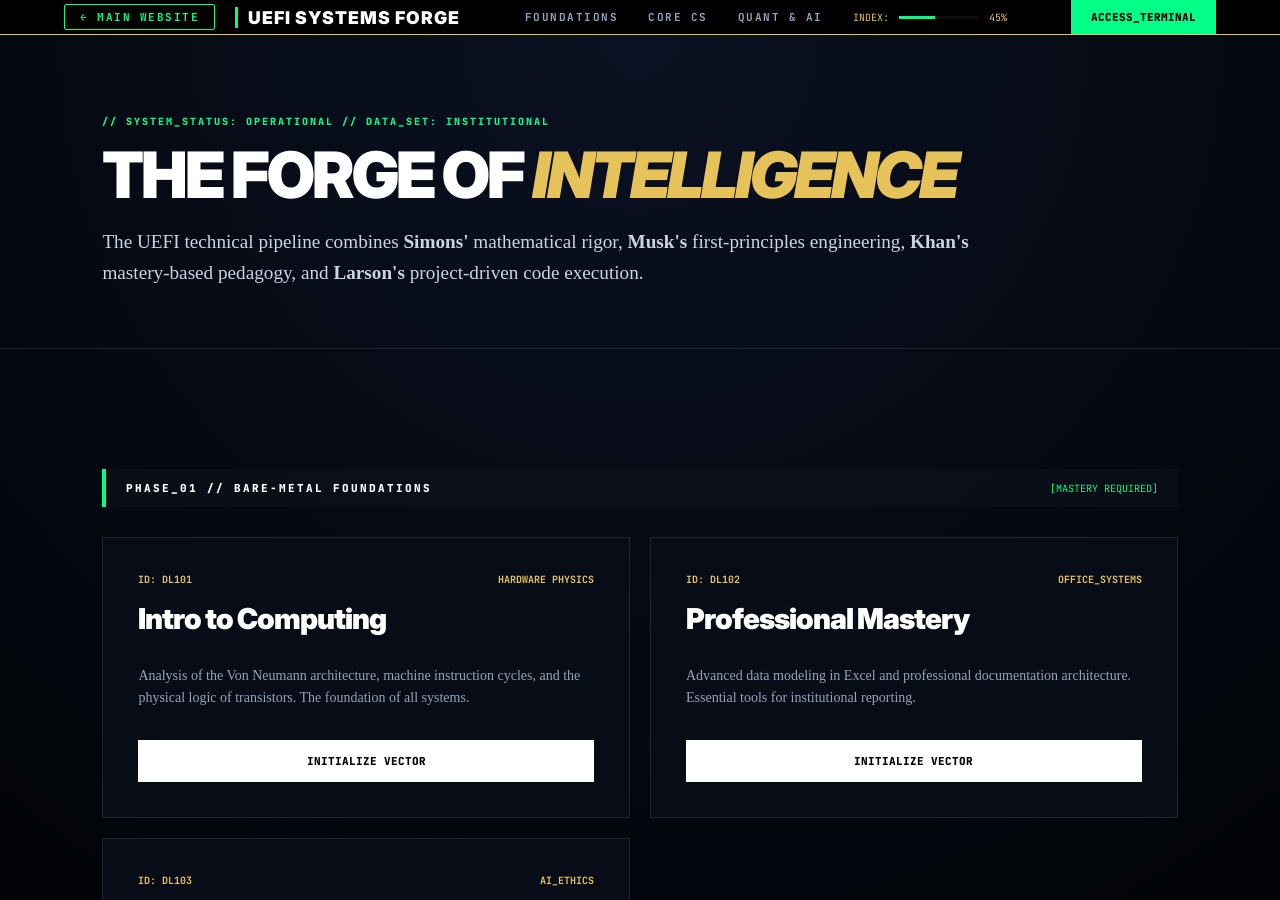
<file: courses.html>
<!DOCTYPE html>
<html lang="en">
<head>
    <meta charset="UTF-8">
    <meta name="viewport" content="width=device-width, initial-scale=1.0">
    <title>UEFI | Systems Institute Forge</title>
    <link href="https://fonts.googleapis.com/css2?family=JetBrains+Mono:wght@400;700;800&family=Inter:wght@400;700;900&display=swap" rel="stylesheet">
    <style>
        :root {
            --bg: #010306; 
            --nav-bg: #000000;
            --card: #080c17;
            --accent-gold: #e6c25a; 
            --accent-green: #00ff87; 
            --accent-blue: #3b82f6;
            --musk-titanium: #cbd5e1;
            --border: rgba(255, 255, 255, 0.1);
            --text: #ffffff;
            --text-muted: #94a3b8;
        }

        * { box-sizing: border-box; cursor: crosshair; scroll-behavior: smooth; }

        body { 
            background-color: var(--bg); 
            color: var(--text);
            margin: 0; 
            font-family: 'Times New Roman', Times, serif; /* Simons/Institutional Rigor */
            display: flex;
            flex-direction: column;
            height: 100vh;
            overflow: hidden;
            font-size: 13px;
        }

        /* Institutional Navigation */
        header.top-nav {
            background: var(--nav-bg);
            border-bottom: 1px solid var(--accent-gold);
            padding: 0 5%;
            height: 70px;
            display: flex;
            justify-content: space-between;
            align-items: center;
            z-index: 100;
        }

        .logo-area { display: flex; align-items: center; gap: 20px; }
        
        .logo-main { 
            font-weight: 900; 
            font-size: 1.1rem; 
            letter-spacing: 1px; 
            color: #fff;
            border-left: 3px solid var(--accent-green);
            padding-left: 10px;
            text-transform: uppercase;
            font-family: 'Inter', sans-serif;
        }

        nav.main-links { display: flex; gap: 30px; align-items: center; }

        .nav-link {
            color: var(--text-muted);
            text-decoration: none;
            font-size: 11px;
            font-family: 'JetBrains Mono', monospace;
            text-transform: uppercase;
            letter-spacing: 1.5px;
            transition: 0.2s;
            font-weight: 700;
        }

        .nav-link:hover { color: var(--accent-gold); }
        .home-bar-btn { color: var(--accent-green); border: 1px solid var(--accent-green); padding: 5px 15px; border-radius: 2px; }

        .mastery-status {
            font-family: 'JetBrains Mono', monospace;
            font-size: 10px;
            color: var(--accent-gold);
            display: flex;
            align-items: center;
            gap: 10px;
        }

        .progress-track { width: 80px; height: 3px; background: rgba(255,255,255,0.05); position: relative; }
        .progress-fill { width: 45%; height: 100%; background: var(--accent-green); }

        /* Main Content Engine */
        main {
            flex-grow: 1;
            overflow-y: auto;
            background: radial-gradient(circle at 50% 0%, #0a1122 0%, #010306 100%);
        }

        .hero-section {
            padding: 80px 8% 40px;
            border-bottom: 1px solid var(--border);
        }
        
        h1 { 
            font-size: 4rem; 
            font-weight: 900; 
            margin: 0; 
            line-height: 0.85; 
            letter-spacing: -3px; 
            text-transform: uppercase; 
            font-family: 'Inter', sans-serif;
        }
        
        h1 span { color: var(--accent-gold); font-style: italic; }

        .philosophy-tagline {
            color: var(--musk-titanium);
            max-width: 900px;
            margin-top: 25px;
            font-size: 1.2rem;
            line-height: 1.6;
        }

        .content-wrap { padding: 60px 8%; }

        /* Course Tier Headers */
        .section-header {
            display: flex;
            justify-content: space-between;
            align-items: center;
            margin: 60px 0 30px;
            padding: 12px 20px;
            background: rgba(255,255,255,0.02);
            border-left: 4px solid var(--accent-blue);
        }

        .section-title {
            font-family: 'JetBrains Mono', monospace;
            font-size: 11px;
            font-weight: 800;
            color: #fff;
            letter-spacing: 2px;
            text-transform: uppercase;
        }

        /* Course Grid */
        .grid {
            display: grid;
            grid-template-columns: repeat(auto-fit, minmax(350px, 1fr));
            gap: 20px;
        }

        .course-card {
            background: var(--card);
            border: 1px solid var(--border);
            padding: 35px;
            transition: all 0.3s cubic-bezier(0.4, 0, 0.2, 1);
            display: flex;
            flex-direction: column;
        }

        .course-card:hover {
            border-color: var(--accent-gold);
            transform: translateY(-5px);
            background: #0c1221;
        }

        .meta-data {
            font-family: 'JetBrains Mono', monospace;
            font-size: 10px;
            font-weight: 700;
            color: var(--accent-gold);
            margin-bottom: 15px;
            display: flex;
            justify-content: space-between;
            text-transform: uppercase;
        }

        .course-card h3 { 
            font-size: 1.8rem; 
            margin: 0 0 15px; 
            font-weight: 900; 
            color: #fff; 
            font-family: 'Inter', sans-serif;
            letter-spacing: -1px;
        }
        
        .course-card p { 
            color: var(--text-muted); 
            font-size: 14px; 
            line-height: 1.6; 
            margin-bottom: 30px; 
            flex-grow: 1;
        }

        .btn-initialize {
            background: #fff;
            color: #000;
            padding: 14px 24px;
            font-size: 11px;
            font-family: 'JetBrains Mono', monospace;
            font-weight: 900;
            text-decoration: none;
            text-transform: uppercase;
            text-align: center;
            transition: 0.2s;
        }

        .course-card:hover .btn-initialize {
            background: var(--accent-green);
        }

        /* Tier Specific Colors */
        .tier-foundation { border-left-color: var(--accent-green) !important; }
        .tier-intermediate { border-left-color: var(--accent-blue) !important; }
        .tier-advanced { border-left-color: var(--accent-gold) !important; }

        @media (max-width: 1000px) { h1 { font-size: 2.5rem; } nav.main-links { display: none; } }
    </style>
</head>
<body>

    <header class="top-nav">
        <div class="logo-area">
            <a href="index.html" class="nav-link home-bar-btn">← MAIN WEBSITE</a>
            <div class="logo-main">UEFI SYSTEMS FORGE</div>
        </div>
        
        <nav class="main-links">
            <a href="#foundations" class="nav-link">Foundations</a>
            <a href="#core-cs" class="nav-link">Core CS</a>
            <a href="#quant-ai" class="nav-link">Quant & AI</a>
            <div class="mastery-status">
                INDEX: <div class="progress-track"><div class="progress-fill"></div></div> 45%
            </div>
        </nav>

        <a href="#" class="btn-initialize" style="padding: 10px 20px; background: var(--accent-green);">Access_Terminal</a>
    </header>

    <main>
        <div class="hero-section">
            <div style="font-family: 'JetBrains Mono'; font-size: 10px; color: var(--accent-green); margin-bottom: 20px; font-weight: 800; letter-spacing: 2px;">// SYSTEM_STATUS: OPERATIONAL // DATA_SET: INSTITUTIONAL</div>
            <h1>THE FORGE OF <span>INTELLIGENCE</span></h1>
            <p class="philosophy-tagline">
                The UEFI technical pipeline combines <strong>Simons'</strong> mathematical rigor, <strong>Musk's</strong> first-principles engineering, <strong>Khan's</strong> mastery-based pedagogy, and <strong>Larson's</strong> project-driven code execution.
            </p>
        </div>

        <div class="content-wrap">
            
            <section id="foundations" class="section-header tier-foundation">
                <div class="section-title">PHASE_01 // BARE-METAL FOUNDATIONS</div>
                <div style="font-family: 'JetBrains Mono'; color: var(--accent-green); font-size: 10px;">[MASTERY REQUIRED]</div>
            </section>

            <div class="grid">
                <div class="course-card">
                    <div class="meta-data"><span>ID: DL101</span><span>HARDWARE PHYSICS</span></div>
                    <h3>Intro to Computing</h3>
                    <p>Analysis of the Von Neumann architecture, machine instruction cycles, and the physical logic of transistors. The foundation of all systems.</p>
                    <a href="course-player.html?course=dl101" class="btn-initialize">Initialize Vector</a>
                </div>
                <div class="course-card">
                    <div class="meta-data"><span>ID: DL102</span><span>OFFICE_SYSTEMS</span></div>
                    <h3>Professional Mastery</h3>
                    <p>Advanced data modeling in Excel and professional documentation architecture. Essential tools for institutional reporting.</p>
                    <a href="course-player.html?course=dl102" class="btn-initialize">Initialize Vector</a>
                </div>
                <div class="course-card">
                    <div class="meta-data"><span>ID: DL103</span><span>AI_ETHICS</span></div>
                    <h3>Machine Learning HL</h3>
                    <p>Deconstructing neural networks and the ethical landscape of algorithmic bias. High-level (HL) machine learning foundations.</p>
                    <a href="course-player.html?course=dl103" class="btn-initialize">Initialize Vector</a>
                </div>
            </div>

            <section id="core-cs" class="section-header tier-intermediate">
                <div class="section-title">PHASE_02 // COMPUTATIONAL ARCHITECTURE</div>
                <div style="font-family: 'JetBrains Mono'; color: var(--accent-blue); font-size: 10px;">[ENGINEERING CORE]</div>
            </section>

            <div class="grid">
                <div class="course-card">
                    <div class="meta-data"><span>ID: CS201</span><span>ORGANIZATION</span></div>
                    <h3>Computer Organization</h3>
                    <p>Fetch-Decode-Execute. Deep dive into CPU logic gates, memory hierarchies, and the speed-vs-capacity trade-offs of modern hardware.</p>
                    <a href="course-player.html?course=cs201" class="btn-initialize">Initialize Vector</a>
                </div>
                <div class="course-card">
                    <div class="meta-data"><span>ID: CS202</span><span>LOGIC</span></div>
                    <h3>Computational Thinking</h3>
                    <p>Algorithmic complexity (Big O), data sorting visualizations, and problem decomposition. If you can't trace it, you don't own it.</p>
                    <a href="course-player.html?course=cs202" class="btn-initialize">Initialize Vector</a>
                </div>
                <div class="course-card">
                    <div class="meta-data"><span>ID: CS301</span><span>PYTHON_UNI</span></div>
                    <h3>Python for Computer Science</h3>
                    <p>University-grade memory management, garbage collection, and advanced data structures (Heaps & Tries). No syntax; pure implementation.</p>
                    <a href="course-player.html?course=cs301" class="btn-initialize">Initialize Vector</a>
                </div>
            </div>

            <section id="quant-ai" class="section-header tier-advanced">
                <div class="section-title" style="color: var(--accent-gold);">PHASE_03 // STOCHASTIC & QUANT SYSTEMS</div>
                <div style="font-family: 'JetBrains Mono'; color: var(--accent-gold); font-size: 10px;">[INSTITUTIONAL GRADE]</div>
            </section>

            <div class="grid">
                <div class="course-card">
                    <div class="meta-data"><span>ID: CS302</span><span>MATH_FOR_ML</span></div>
                    <h3>CS for Machine Learning</h3>
                    <p>Linear Algebra, Multivariable Calculus, and Stochastic processes. The mathematical physics required to build, not just use, AI.</p>
                    <a href="course-player.html?course=cs302" class="btn-initialize">Initialize Vector</a>
                </div>
                <div class="course-card">
                    <div class="meta-data"><span>ID: CS303</span><span>AGENTIC_AI</span></div>
                    <h3>Computer Science for AI</h3>
                    <p>Transformer architectures, self-attention, and autonomous agent design. Mastering the logic behind LLMs and agentic workflows.</p>
                    <a href="course-player.html?course=cs303" class="btn-initialize">Initialize Vector</a>
                </div>
                <div class="course-card" style="border-color: var(--accent-gold);">
                    <div class="meta-data" style="color: var(--accent-gold);"><span>ID: CS501</span><span>QUANT_FINANCE</span></div>
                    <h3>Quant & Software Engineering</h3>
                    <p>High-frequency trading logic, network latency optimization, and system reliability for million-user infrastructures like Safaricom or Jane Street.</p>
                    <a href="course-player.html?course=cs501" class="btn-initialize" style="background: var(--accent-gold);">Initialize Final Phase</a>
                </div>
            </div>

            <div style="margin-top: 100px; padding: 60px; border: 1px solid var(--accent-green); background: rgba(0,255,135,0.02); text-align: center;">
                <div style="font-family: 'JetBrains Mono'; color: var(--accent-green); margin-bottom: 20px;">[ FINAL_ASSESSMENT_PROTOCOL ]</div>
                <h2 style="font-family: 'Inter'; font-size: 3rem; margin: 0; font-weight: 900;">THE CS401 CRUCIBLE</h2>
                <p style="color: var(--text-muted); max-width: 600px; margin: 20px auto 40px; font-size: 1.1rem;">
                    The ultimate adversarial vetting. Solve O(N log N) bottlenecks and build AI-solvable functions for global logistics.
                </p>
                <a href="course-player.html?course=cs401" class="btn-initialize" style="background: var(--accent-green); display: inline-block; padding: 20px 60px;">Enter the Crucible</a>
            </div>

        </div>
    </main>

</body>
</html>
</file>
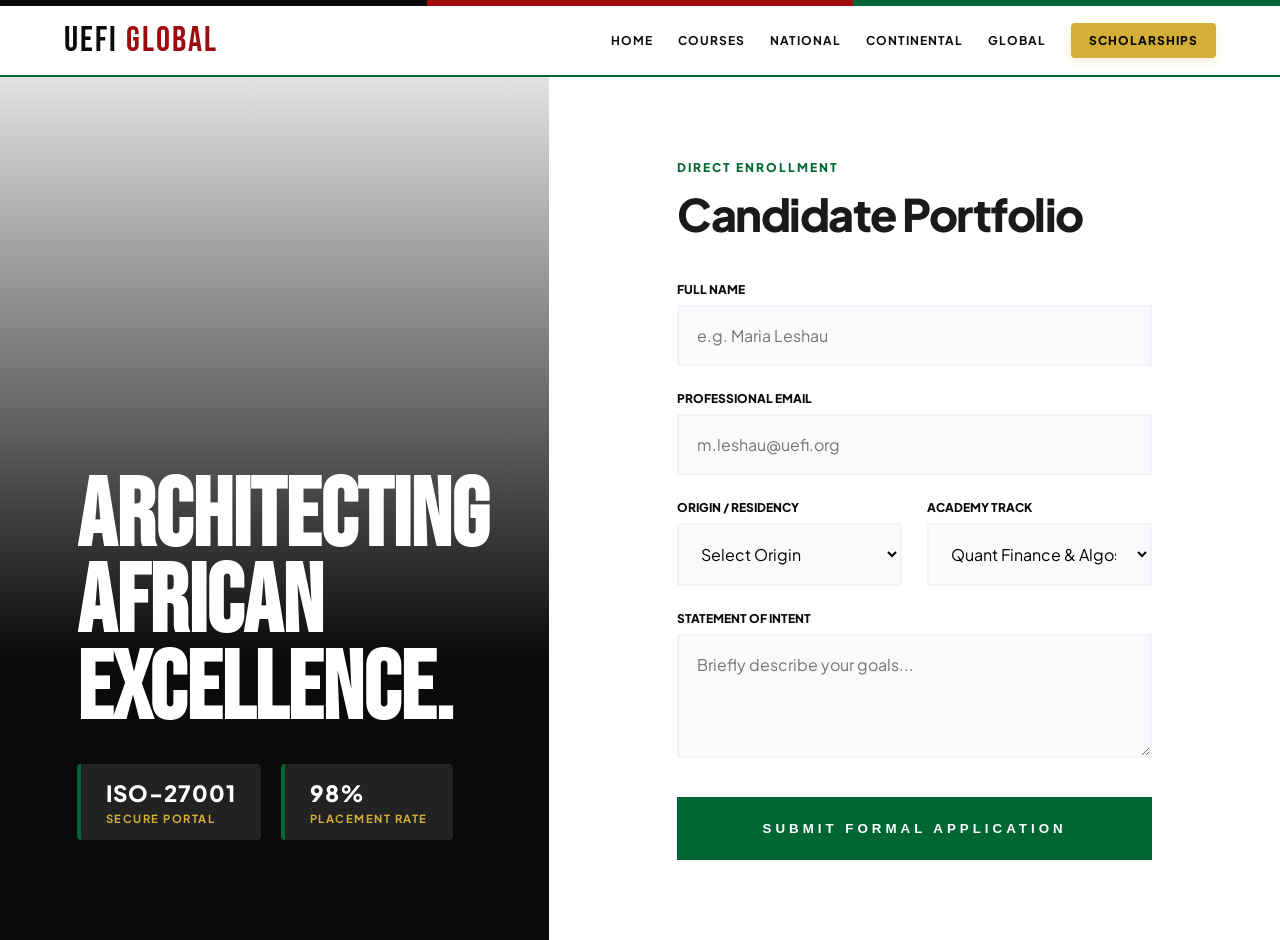
<file: Enroll.html>
<!DOCTYPE html>
<html lang="en">
<head>
    <meta charset="UTF-8">
    <meta name="viewport" content="width=device-width, initial-scale=1.0">
    <title>Executive Admissions | UEFI Global</title>
    <link rel="preconnect" href="https://fonts.googleapis.com">
    <link href="https://fonts.googleapis.com/css2?family=Plus+Jakarta+Sans:wght@300;400;600;800&family=Bebas+Neue&display=swap" rel="stylesheet">
    
    <style>
        :root {
            --ke-black: #0a0a0a;
            --ke-red: #9e0b0f;      
            --ke-green: #006633;    
            --ke-white: #ffffff;
            --ke-gold: #d4af37;     
            --text-muted: #64748b;
        }

        * { box-sizing: border-box; margin: 0; padding: 0; transition: all 0.3s ease; }

        body {
            font-family: 'Plus Jakarta Sans', sans-serif;
            background-color: var(--ke-white);
            color: #1a1a1a;
            overflow-x: hidden;
        }

        /* --- FLAG IDENTITY BAR --- */
        .national-bar {
            position: fixed;
            top: 0; width: 100%; height: 6px;
            display: flex; z-index: 2000;
        }
        .bar-black { flex: 1; background: var(--ke-black); }
        .bar-red { flex: 1; background: var(--ke-red); }
        .bar-green { flex: 1; background: var(--ke-green); }

        /* --- UPDATED NAVIGATION --- */
        header {
            position: fixed;
            top: 6px; width: 100%; z-index: 1000;
            background: rgba(255, 255, 255, 0.98);
            border-bottom: 2px solid var(--ke-green);
            padding: 0.8rem 5%;
        }

        nav { 
            display: flex; 
            justify-content: space-between; 
            align-items: center; 
            max-width: 1400px; 
            margin: 0 auto; 
        }

        .logo { 
            font-family: 'Bebas Neue', cursive; 
            font-size: 2.2rem; 
            text-decoration: none; 
            color: var(--ke-black); 
            letter-spacing: 2px; 
        }
        .logo span { color: var(--ke-red); }

        .nav-links {
            display: flex;
            align-items: center;
            gap: 25px;
        }

        .nav-links a {
            text-decoration: none;
            color: var(--ke-black);
            font-size: 0.75rem;
            font-weight: 700;
            text-transform: uppercase;
            letter-spacing: 1px;
            position: relative;
        }

        /* Hover animation for standard links */
        .nav-links a:not(.btn-scholarship)::after {
            content: '';
            position: absolute;
            width: 0;
            height: 2px;
            bottom: -5px;
            left: 0;
            background-color: var(--ke-green);
            transition: width 0.3s ease;
        }

        .nav-links a:hover::after {
            width: 100%;
        }

        /* High-visibility Scholarship Button */
        .btn-scholarship {
            background: var(--ke-gold);
            color: var(--ke-black) !important;
            padding: 10px 18px;
            border-radius: 4px;
            font-weight: 800 !important;
            box-shadow: 0 4px 12px rgba(212, 175, 55, 0.2);
        }

        .btn-scholarship:hover {
            background: var(--ke-black);
            color: var(--ke-white) !important;
            transform: translateY(-2px);
        }

        /* --- LAYOUT --- */
        .main-wrapper { display: flex; min-height: 100vh; }

        .sidebar {
            flex: 1;
            position: relative;
            display: flex;
            flex-direction: column;
            justify-content: flex-end;
            padding: 100px 6%;
            color: white;
            overflow: hidden;
        }

        .video-bg {
            position: absolute;
            top: 0; left: 0; width: 100%; height: 100%;
            object-fit: cover;
            z-index: -2;
            filter: brightness(0.3);
        }

        .overlay-gradient {
            position: absolute;
            top: 0; left: 0; width: 100%; height: 100%;
            background: linear-gradient(to top, var(--ke-black) 30%, transparent 100%);
            z-index: -1;
        }

        .hero-content h1 {
            font-family: 'Bebas Neue', cursive;
            font-size: 6rem;
            line-height: 0.9;
            margin-bottom: 25px;
        }

        /* --- STAT CARDS --- */
        .stats-container {
            display: flex;
            gap: 20px;
            margin-top: 30px;
        }

        .stat-card {
            background: rgba(255, 255, 255, 0.1);
            backdrop-filter: blur(15px);
            padding: 15px 25px;
            border-left: 4px solid var(--ke-green);
            border-radius: 4px;
            min-width: 160px;
        }

        .stat-card strong {
            display: block;
            font-size: 1.4rem;
            font-weight: 800;
            color: var(--ke-white);
            letter-spacing: 1px;
        }

        .stat-card span {
            display: block;
            font-size: 0.7rem;
            font-weight: 700;
            text-transform: uppercase;
            color: var(--ke-gold);
            letter-spacing: 1.5px;
            margin-top: 4px;
        }

        /* --- FORM SIDE --- */
        .form-side { flex: 1.2; padding: 160px 10% 80px; }
        .section-tag { color: var(--ke-green); font-weight: 800; font-size: 0.75rem; text-transform: uppercase; letter-spacing: 2px; margin-bottom: 10px; display: block; }
        .form-header h2 { font-size: 2.8rem; font-weight: 800; letter-spacing: -1.5px; margin-bottom: 40px; }

        .enroll-form { display: grid; grid-template-columns: 1fr 1fr; gap: 25px; }
        .full { grid-column: span 2; }

        .input-group label { font-size: 0.75rem; font-weight: 800; text-transform: uppercase; color: var(--ke-black); margin-bottom: 8px; display: block; }
        .input-group input, .input-group select, .input-group textarea {
            width: 100%; padding: 18px; border: 2px solid #f1f5f9; background: #f8fafc; font-family: inherit; font-size: 1rem;
        }

        .input-group input:focus { outline: none; border-color: var(--ke-green); background: white; }

        .btn-submit {
            grid-column: span 2;
            background: var(--ke-green);
            color: white;
            padding: 24px;
            border: none;
            font-weight: 800;
            text-transform: uppercase;
            letter-spacing: 4px;
            cursor: pointer;
            margin-top: 10px;
        }

        .btn-submit:hover { background: var(--ke-black); transform: translateY(-3px); }

        @media (max-width: 1100px) {
            .main-wrapper { flex-direction: column; }
            .sidebar { min-height: 50vh; }
            .hero-content h1 { font-size: 4rem; }
            .stats-container { flex-wrap: wrap; }
            .nav-links { display: none; } /* Consider a burger menu for mobile */
        }
    </style>
</head>
<body>

    <div class="national-bar">
        <div class="bar-black"></div>
        <div class="bar-red"></div>
        <div class="bar-green"></div>
    </div>

    <header>
        <nav>
            <a href="#" class="logo">UEFI <span>GLOBAL</span></a>
            
            <div class="nav-links">
                <a href="index.html">Home</a>
                <a href="courses.html">Courses</a>
                <a href="#national">National</a>
                <a href="#continental">Continental</a>
                <a href="#extra-continental">Global</a>
                <a href="#scholarships" class="btn-scholarship">Scholarships</a>
            </div>
        </nav>
    </header>

    <div class="main-wrapper">
        <aside class="sidebar">
            <video autoplay muted loop playsinline class="video-bg">
                <source src="https://assets.mixkit.co/videos/preview/mixkit-modern-university-campus-building-exterior-4330-large.mp4" type="video/mp4">
            </video>
            <div class="overlay-gradient"></div>

            <div class="hero-content">
                <h1>Architecting<br>African<br>Excellence.</h1>
                
                <div class="stats-container">
                    <div class="stat-card">
                        <strong>ISO-27001</strong>
                        <span>Secure Portal</span>
                    </div>
                    <div class="stat-card">
                        <strong>98%</strong>
                        <span>Placement Rate</span>
                    </div>
                </div>
            </div>
        </aside>

        <main class="form-side">
            <span class="section-tag">Direct Enrollment</span>
            <div class="form-header">
                <h2>Candidate Portfolio</h2>
            </div>

            <form action="https://formspree.io/f/xnjoplag" method="POST" class="enroll-form">
                
                <div class="input-group full">
                    <label>Full Name</label>
                    <input type="text" name="FullName" placeholder="e.g. Maria Leshau" required>
                </div>

                <div class="input-group full">
                    <label>Professional Email</label>
                    <input type="email" name="Email" placeholder="m.leshau@uefi.org" required>
                </div>

                <div class="input-group">
                    <label>Origin / Residency</label>
                    <select name="Location" required>
                        <option value="" disabled selected>Select Origin</option>
                        <option>Narok</option>
                        <option>Other part of Kenya</option>
                        <option>International</option>
                    </select>
                </div>

                <div class="input-group">
                    <label>Academy Track</label>
                    <select name="Track" required>
                        <option>Quant Finance & Algos</option>
                        <option>Applied Artificial Intelligence</option>
                        <option>Anthoninah (Women in Tech)</option>
                        <option>Wilson (Executive Excellence)</option>
                    </select>
                </div>

                <div class="input-group full">
                    <label>Statement of Intent</label>
                    <textarea name="Vision" rows="4" placeholder="Briefly describe your goals..."></textarea>
                </div>

                <input type="hidden" name="_subject" value="GLOBAL ADMISSION: UEFI 2026">
                <button type="submit" class="btn-submit">Submit Formal Application</button>
            </form>
        </main>
    </div>

</body>
</html>
</file>
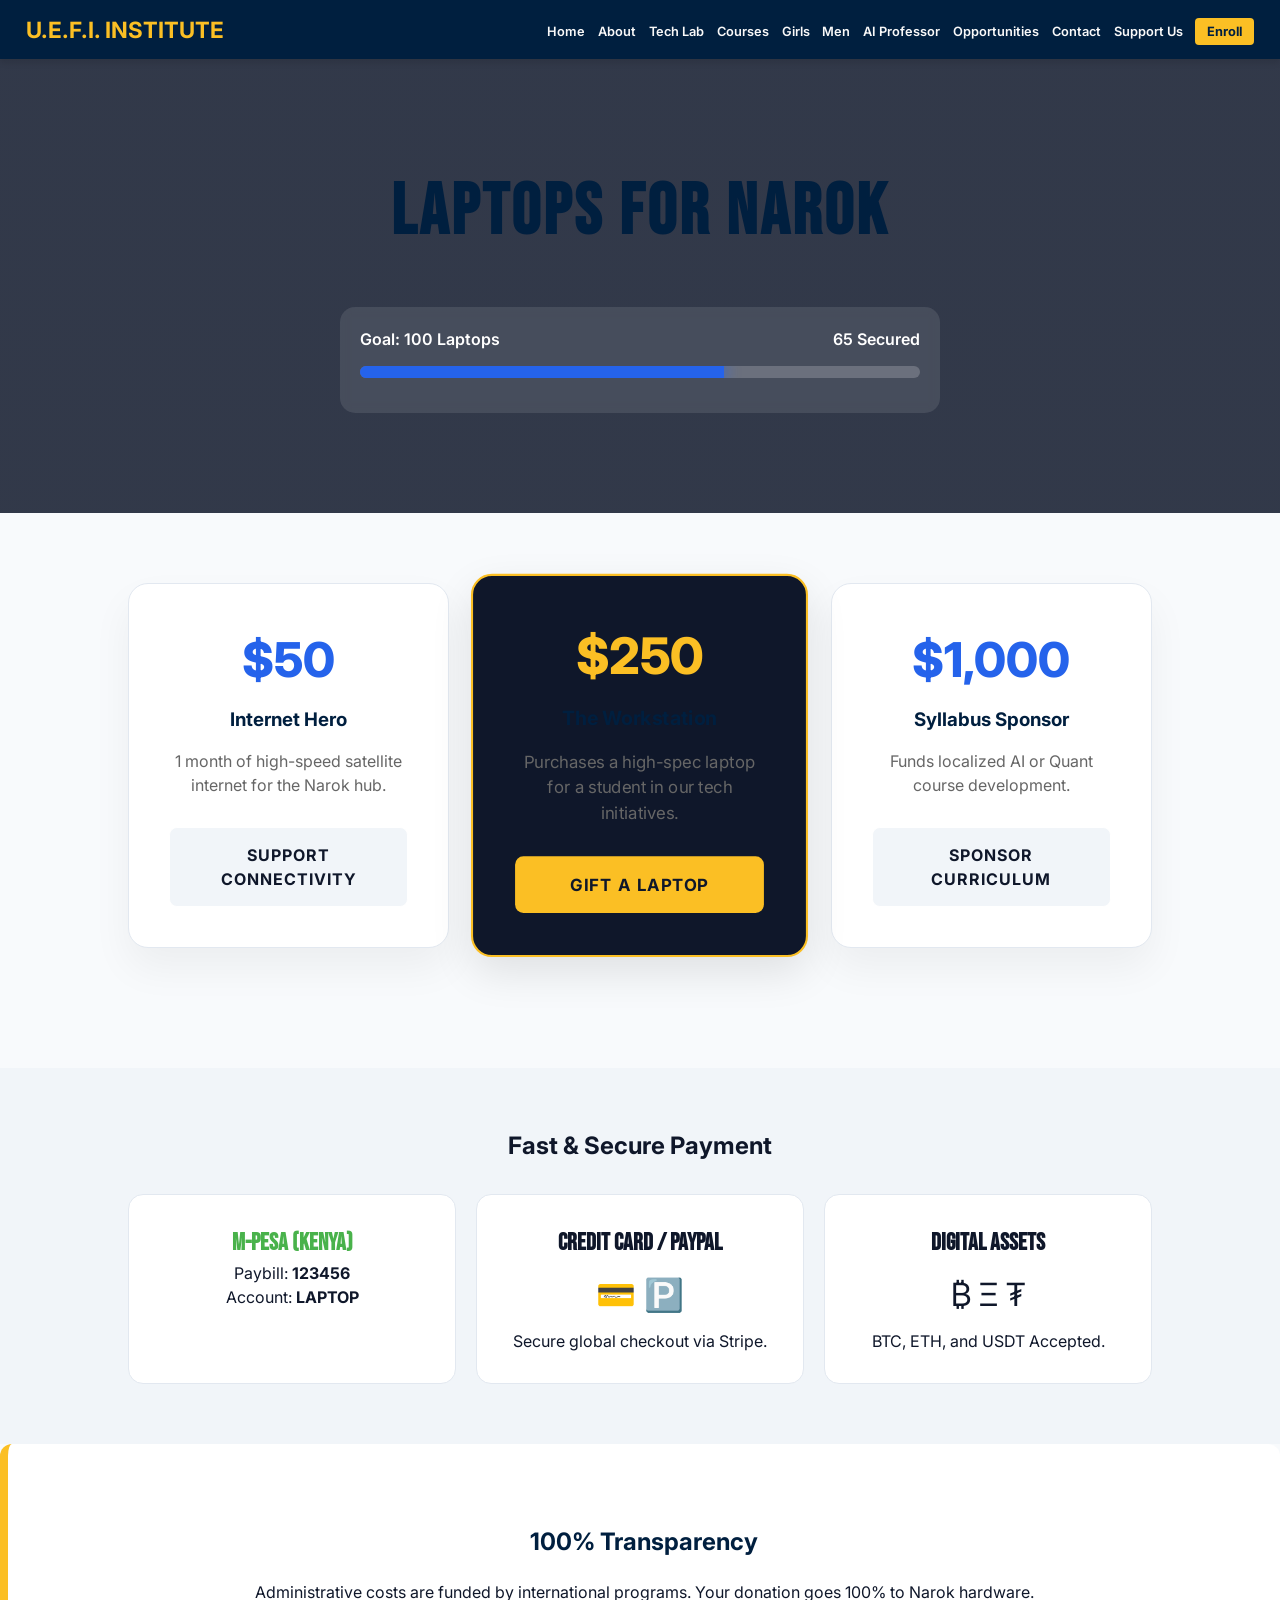
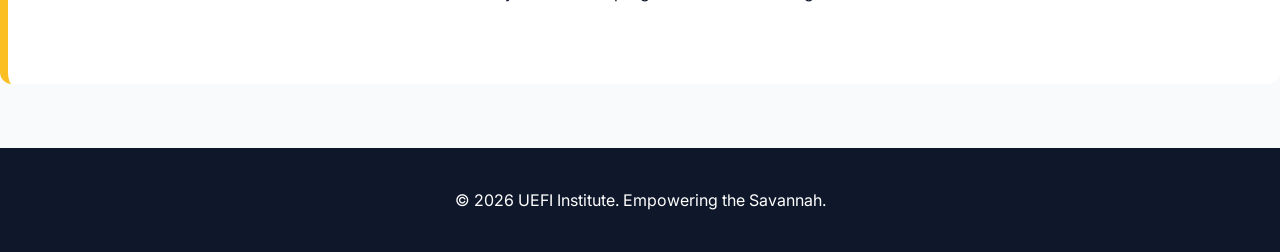
<file: support-us.html>
<!DOCTYPE html>
<html lang="en">
<head>
    <meta charset="UTF-8">
    <meta name="viewport" content="width=device-width, initial-scale=1.0">
    <title>Support Our Mission | UEFI Institute</title>
    <link rel="stylesheet" href="style.css">
    <link href="https://fonts.googleapis.com/css2?family=Inter:wght@300;400;600;700&family=Bebas+Neue&display=swap" rel="stylesheet">
    <style>
        :root {
            --navy: #0f172a;
            --cobalt: #2563eb;
            --slate: #f8fafc;
            --gold: #fbbf24;
            --mpesa: #49b24b;
        }

        body {
            font-family: 'Inter', sans-serif;
            background-color: var(--slate);
            margin: 0;
            color: var(--navy);
        }

        .support-hero {
            background: linear-gradient(rgba(15, 23, 42, 0.85), rgba(15, 23, 42, 0.85)), 
                        url('https://images.unsplash.com/photo-1488590528505-98d2b5aba04b?auto=format&fit=crop&q=80&w=1500');
            background-size: cover;
            background-position: center;
            color: white;
            padding: 100px 10% 60px;
            text-align: center;
        }

        .support-hero h1 {
            font-family: 'Bebas Neue', cursive;
            font-size: 4.5rem;
            letter-spacing: 3px;
            margin-bottom: 10px;
        }

        .goal-container {
            max-width: 600px;
            margin: 40px auto;
            background: rgba(255,255,255,0.1);
            padding: 20px;
            border-radius: 15px;
            backdrop-filter: blur(5px);
        }

        .progress-bar {
            width: 100%;
            height: 12px;
            background: rgba(255,255,255,0.2);
            border-radius: 10px;
            margin: 15px 0;
            overflow: hidden;
        }

        .progress-fill {
            width: 65%;
            height: 100%;
            background: var(--cobalt);
            box-shadow: 0 0 15px var(--cobalt);
        }

        .impact-tiers {
            display: grid;
            grid-template-columns: repeat(auto-fit, minmax(300px, 1fr));
            gap: 30px;
            padding: 60px 10%;
            margin-top: -50px;
        }

        .tier-card {
            background: white;
            padding: 40px;
            border-radius: 20px;
            text-align: center;
            box-shadow: 0 20px 40px rgba(0,0,0,0.05);
            transition: transform 0.3s ease;
            border: 1px solid #e2e8f0;
            position: relative;
        }

        .tier-card:hover { transform: translateY(-10px); border-color: var(--cobalt); }

        .tier-card.featured {
            background: var(--navy);
            color: white;
            transform: scale(1.05);
            z-index: 2;
        }

        .tier-price { font-size: 3rem; font-weight: 800; color: var(--cobalt); margin-bottom: 10px; }
        .featured .tier-price { color: var(--gold); }

        .btn-donate {
            display: block;
            padding: 15px;
            text-decoration: none;
            font-weight: 700;
            border-radius: 8px;
            text-transform: uppercase;
            letter-spacing: 1px;
            transition: 0.3s;
        }

        .btn-gold { background: var(--gold); color: var(--navy); }
        .btn-secondary { background: #f1f5f9; color: var(--navy); }

        /* PAYMENT METHODS SECTION */
        .payment-methods {
            background: #f1f5f9;
            padding: 60px 10%;
            text-align: center;
        }

        .payment-grid {
            display: grid;
            grid-template-columns: repeat(auto-fit, minmax(250px, 1fr));
            gap: 20px;
            margin-top: 30px;
        }

        .pay-box {
            background: white;
            padding: 30px;
            border-radius: 15px;
            border: 1px solid #e2e8f0;
        }

        .pay-box h4 { margin-top: 0; font-family: 'Bebas Neue', cursive; font-size: 1.5rem; }

        .mpesa-logo { color: var(--mpesa); font-weight: 900; font-size: 1.2rem; }
        
        .crypto-icons, .card-icons {
            font-size: 2rem;
            margin: 10px 0;
            display: flex;
            justify-content: center;
            gap: 15px;
        }

        .transparency-note { background: white; padding: 80px 10%; text-align: center; }

        @media (max-width: 768px) {
            .support-hero h1 { font-size: 3rem; }
            .impact-tiers { margin-top: 20px; padding: 20px 5%; }
        }
    </style>
</head>
<body>

    <header>
        <nav>
            <a href="index.html" class="logo">U.E.F.I. INSTITUTE</a>
            <ul class="nav-links">
                <li><a href="index.html">Home</a></li>
                <li><a href="abouts.html">About</a></li>
                <li><a href="tech-lab.html">Tech Lab</a></li>
                <li><a href="courses.html">Courses</a></li>
                <li><a href="anthoninas-initiative.html">Girls</a></li>
                <li><a href="wilsons-initiative.html">Men</a></li>
                <li><a href="tutor.html">AI Professor</a></li>
                <li><a href="opportunities-hub.html">Opportunities</a></li>
                <li><a href="contactus.html">Contact</a></li>
                <li><a href="support-us.html">Support Us</a></li>
                <li><a href="enroll.html" class="btn-nav">Enroll</a></li>
            </ul>
        </nav>
    </header>

    <main>
        <section class="support-hero">
            <h1>Laptops for Narok</h1>
            <div class="goal-container">
                <div style="display: flex; justify-content: space-between; font-weight: 600;">
                    <span>Goal: 100 Laptops</span>
                    <span>65 Secured</span>
                </div>
                <div class="progress-bar">
                    <div class="progress-fill"></div>
                </div>
            </div>
        </section>

        <section class="impact-tiers">
            <div class="tier-card">
                <div class="tier-price">$50</div>
                <h3>Internet Hero</h3>
                <p>1 month of high-speed satellite internet for the Narok hub.</p>
                <a href="#pay" class="btn-donate btn-secondary">Support Connectivity</a>
            </div>

            <div class="tier-card featured">
                <div class="tier-price">$250</div>
                <h3>The Workstation</h3>
                <p>Purchases a high-spec laptop for a student in our tech initiatives.</p>
                <a href="#pay" class="btn-donate btn-gold">Gift a Laptop</a>
            </div>

            <div class="tier-card">
                <div class="tier-price">$1,000</div>
                <h3>Syllabus Sponsor</h3>
                <p>Funds localized AI or Quant course development.</p>
                <a href="#pay" class="btn-donate btn-secondary">Sponsor Curriculum</a>
            </div>
        </section>

        <section class="payment-methods" id="pay">
            <h2>Fast & Secure Payment</h2>
            <div class="payment-grid">
                <div class="pay-box">
                    <h4 class="mpesa-logo">M-PESA (Kenya)</h4>
                    <p>Paybill: <strong>123456</strong></p>
                    <p>Account: <strong>LAPTOP</strong></p>
                </div>
                <div class="pay-box">
                    <h4>Credit Card / PayPal</h4>
                    <div class="card-icons">💳 🅿️</div>
                    <p>Secure global checkout via Stripe.</p>
                </div>
                <div class="pay-box">
                    <h4>Digital Assets</h4>
                    <div class="crypto-icons">₿ Ξ ₮</div>
                    <p>BTC, ETH, and USDT Accepted.</p>
                </div>
            </div>
        </section>

        <section class="transparency-note">
            <div class="note-content">
                <h2>100% Transparency</h2>
                <p>Administrative costs are funded by international programs. Your donation goes 100% to Narok hardware.</p>
            </div>
        </section>
    </main>

    <footer style="background: var(--navy); color: white; padding: 40px; text-align: center;">
        <p>&copy; 2026 UEFI Institute. Empowering the Savannah.</p>
    </footer>

</body>
</html>
</file>
<file: style.css>
/* ==========================================
   1. GLOBAL VARIABLES & RESET 
   ========================================== */
@import url('https://fonts.googleapis.com/css2?family=Inter:wght@300;400;600;700&display=swap');

:root {
    --midnight-blue: #001F3F;
    --gold: #FFD700;
    --off-white: #F9F9F9;
    --teal: #008080;
    --text-dark: #212529;
}

* {
    margin: 0;
    padding: 0;
    box-sizing: border-box;
    font-family: 'Inter', sans-serif;
}

body {
    background-color: var(--off-white);
    color: var(--text-dark);
    line-height: 1.5;
    overflow-x: hidden;
}
/* ==========================================
   FIXED HORIZONTAL NAVIGATION (Multi-Link)
   ========================================== */
header {
    background-color: var(--midnight-blue);
    position: sticky;
    top: 0;
    z-index: 1000;
    width: 100%;
    box-shadow: 0 4px 6px rgba(0,0,0,0.1);
}

nav {
    display: flex;
    justify-content: space-between; /* Logo on left, Links on right */
    align-items: center;
    padding: 0.8rem 2%; /* Reduced side padding to give more room */
    max-width: 1400px; /* Increased max-width for the long menu */
    margin: auto;
}

.nav-links {
    list-style: none;
    display: flex; /* THIS MAKES THEM HORIZONTAL */
    flex-direction: row; 
    gap: 0.8rem; /* Reduced gap so all 11 links fit */
    align-items: center;
    margin: 0;
    padding: 0;
}

.nav-links li {
    display: inline-block;
}

.nav-links a {
    color: var(--off-white);
    text-decoration: none;
    font-weight: 600;
    font-size: 0.8rem; /* Slightly smaller font to fit 11 items */
    white-space: nowrap; /* Prevents links from breaking into two lines */
    transition: color 0.3s ease;
}

.nav-links a:hover {
    color: var(--gold);
}

/* Special styling for the Enroll button to make it stand out */
.btn-nav {
    background-color: var(--gold);
    color: var(--midnight-blue) !important;
    padding: 6px 12px;
    border-radius: 4px;
    font-size: 0.8rem;
    font-weight: 700 !important;
}

/* RESPONSIVE: If the screen is too small, we might need a scrollbar 
   or a hamburger menu later, but this keeps it horizontal for now. */
@media (max-width: 1100px) {
    .nav-links {
        gap: 0.5rem;
    }
    .nav-links a {
        font-size: 0.75rem;
    }
}

/* ==========================================
   3. GENERAL UI COMPONENTS (Buttons, Canvas)
   ========================================== */
#particle-canvas {
    position: fixed;
    top: 0;
    left: 0;
    width: 100%;
    height: 100%;
    z-index: -1;
    background-color: var(--midnight-blue);
    pointer-events: none; /* Allows clicking through stars to links */
}

.btn {
    display: inline-block;
    padding: 10px 24px;
    border-radius: 4px;
    text-decoration: none;
    font-weight: 600;
    font-size: 0.95rem;
    margin: 0.5rem;
    transition: all 0.2s ease-in-out;
}

.btn-primary {
    background-color: var(--gold);
    color: var(--midnight-blue);
    border: 1px solid var(--gold);
}

.btn-secondary {
    background-color: transparent;
    color: white;
    border: 1px solid white;
}

.btn-primary:hover {
    background-color: #f1cc00;
    transform: translateY(-1px);
}

/* ==========================================
   4. HOME PAGE (Hero, Strategy, Pillars)
   ========================================== */
.hero {
    position: relative;
    text-align: center;
    padding: 100px 20px;
    min-height: 60vh;
    color: var(--off-white);
    display: flex;
    flex-direction: column;
    justify-content: center;
    align-items: center;
}

.hero h1 {
    color: var(--gold);
    font-size: 2.25rem;
    font-weight: 700;
    margin-bottom: 1rem;
    letter-spacing: -0.02em;
}

.hero p {
    font-size: 1.1rem;
    max-width: 650px;
    margin: 0 auto 1.5rem auto;
    opacity: 0.9;
}

.strategy {
    background-color: rgba(0, 128, 128, 0.9);
    color: white;
    text-align: center;
    padding: 40px 20px;
}

.pillars {
    display: flex;
    flex-wrap: wrap;
    justify-content: center;
    gap: 2rem;
    padding: 60px 5%;
    max-width: 1200px;
    margin: auto;
}

.card {
    background-color: white;
    padding: 2rem;
    border-radius: 8px;
    box-shadow: 0 4px 8px rgba(0,0,0,0.1);
    flex: 1;
    min-width: 300px;
    text-align: center;
    border-top: 5px solid var(--midnight-blue);
}

.card h3 {
    color: var(--midnight-blue);
    margin-bottom: 1rem;
}

/* ==========================================
   5. INITIATIVES (Anthoninah / Wilson)
   ========================================== */
.initiative-container {
    max-width: 1200px;
    margin: 0 auto;
    padding: 40px 5%;
}

.initiative-hero {
    text-align: center;
    padding: 60px 20px;
    background-color: var(--midnight-blue);
    color: white;
    border-radius: 12px;
    margin-bottom: 50px;
}

.initiative-grid {
    display: grid;
    grid-template-columns: repeat(auto-fit, minmax(300px, 1fr));
    gap: 30px;
    margin-bottom: 60px;
}

.info-card {
    background: white;
    padding: 30px;
    border-radius: 8px;
    border-bottom: 4px solid var(--teal);
    box-shadow: 0 4px 12px rgba(0,0,0,0.05);
    text-align: center;
}

.info-card .icon {
    font-size: 3rem;
    margin-bottom: 20px;
}

.action-link {
    display: inline-block;
    margin-top: 20px;
    color: var(--teal);
    font-weight: 700;
    text-decoration: none;
}

.content-break {
    background: #f0f4f8;
    padding: 50px;
    border-radius: 12px;
    border-left: 10px solid var(--teal);
}

/* ==========================================
   6. FOOTER
   ========================================== */
footer {
    background-color: var(--midnight-blue);
    color: var(--off-white);
    text-align: center;
    padding: 2.5rem;
    margin-top: 4rem;
}
/* ==========================================
   7. AI TUTOR INTERFACE 
   ========================================== */
.tutor-page {
    height: 100vh;
    display: flex;
    flex-direction: column;
}

.tutor-container {
    display: flex;
    flex: 1;
    overflow: hidden; /* Prevents the whole page from scrolling */
}

/* Sidebar */
.tutor-sidebar {
    width: 260px;
    background: #f4f4f4;
    border-right: 1px solid #ddd;
    padding: 20px;
    display: flex;
    flex-direction: column;
}

.module-list {
    list-style: none;
    margin-top: 20px;
    flex: 1;
}

.module-list li {
    padding: 12px;
    margin-bottom: 8px;
    border-radius: 6px;
    cursor: pointer;
    font-size: 0.9rem;
    transition: 0.2s;
}

.module-list li.active, .module-list li:hover {
    background: var(--midnight-blue);
    color: white;
}

.tutor-status {
    font-size: 0.8rem;
    color: #666;
    display: flex;
    align-items: center;
    gap: 8px;
}

.tutor-status .dot {
    height: 8px;
    width: 8px;
    background: #2ecc71;
    border-radius: 50%;
}

/* Chat Interface */
.chat-interface {
    flex: 1;
    display: flex;
    flex-direction: column;
    background: white;
}

.chat-window {
    flex: 1;
    padding: 30px;
    overflow-y: auto;
    display: flex;
    flex-direction: column;
    gap: 20px;
}

.message {
    max-width: 80%;
    padding: 15px 20px;
    border-radius: 12px;
    font-size: 0.95rem;
    line-height: 1.4;
}

.ai-message {
    align-self: flex-start;
    background: #f0f0f0;
    color: var(--text-dark);
    border-bottom-left-radius: 2px;
}

.user-message {
    align-self: flex-end;
    background: var(--midnight-blue);
    color: white;
    border-bottom-right-radius: 2px;
}

/* Chat Input Area */
.chat-input-area {
    padding: 20px;
    border-top: 1px solid #ddd;
    display: flex;
    gap: 10px;
}

.chat-input-area input {
    flex: 1;
    padding: 12px 15px;
    border: 1px solid #ccc;
    border-radius: 6px;
    outline: none;
}

.chat-input-area input:focus {
    border-color: var(--teal);
}

#send-btn {
    background: var(--teal);
    color: white;
    border: none;
    padding: 10px 20px;
    border-radius: 6px;
    font-weight: 600;
    cursor: pointer;
}
/* ==========================================
   8. ENROLLMENT FORM STYLES
   ========================================== */
.enroll-container {
    max-width: 600px;
    margin: 50px auto;
    padding: 20px;
}

.enroll-header {
    text-align: center;
    margin-bottom: 30px;
}

.enroll-header h1 {
    color: var(--midnight-blue);
    font-size: 2rem;
}

.enroll-form {
    background: white;
    padding: 40px;
    border-radius: 12px;
    box-shadow: 0 10px 30px rgba(0,0,0,0.05);
    border: 1px solid #eee;
}

.form-group {
    margin-bottom: 20px;
}

.form-group label {
    display: block;
    font-weight: 600;
    margin-bottom: 8px;
    font-size: 0.9rem;
    color: var(--midnight-blue);
}

.form-group input, 
.form-group select, 
.form-group textarea {
    width: 100%;
    padding: 12px;
    border: 1px solid #ccc;
    border-radius: 6px;
    font-size: 1rem;
    outline: none;
    transition: border-color 0.2s;
}

.form-group input:focus, 
.form-group select:focus, 
.form-group textarea:focus {
    border-color: var(--teal);
}

.btn-block {
    width: 100%;
    margin: 20px 0 0 0;
    cursor: pointer;
    border: none;
    font-size: 1.1rem;
}
/* ==========================================
   9. ABOUT PAGE STYLES
   ========================================== */
.about-container {
    max-width: 1000px;
    margin: 0 auto;
    padding: 40px 20px;
}

.about-hero {
    text-align: center;
    padding: 60px 0;
    border-bottom: 1px solid #eee;
}

.about-hero h1 {
    font-size: 2.5rem;
    color: var(--midnight-blue);
    margin-bottom: 15px;
}

.about-story {
    padding: 60px 0;
    line-height: 1.8;
}

.story-text h2 {
    color: var(--teal);
    margin-bottom: 20px;
}

/* Strategy Detail Card */
.strategy-card {
    background: var(--midnight-blue);
    color: white;
    padding: 40px;
    border-radius: 12px;
    margin: 40px 0;
}

.strategy-steps {
    display: flex;
    flex-wrap: wrap;
    gap: 20px;
    margin-top: 30px;
}

.step {
    flex: 1;
    min-width: 200px;
    background: rgba(255,255,255,0.1);
    padding: 20px;
    border-radius: 8px;
}

.step-num {
    display: inline-block;
    background: var(--gold);
    color: var(--midnight-blue);
    width: 30px;
    height: 30px;
    border-radius: 50%;
    text-align: center;
    line-height: 30px;
    font-weight: 700;
    margin-bottom: 15px;
}

/* Pillar Grid */
.pillar-grid {
    display: grid;
    grid-template-columns: 1fr 1fr;
    gap: 30px;
    margin-top: 30px;
}

.pillar-item {
    padding: 20px;
    border-left: 4px solid var(--teal);
    background: #fff;
}

@media (max-width: 768px) {
    .pillar-grid { grid-template-columns: 1fr; }
}
/* ==========================================
   10. VISION SECTION STYLES
   ========================================== */
.vision-statement {
    padding: 80px 20px;
    background-color: #ffffff;
    text-align: center;
}

.vision-box {
    max-width: 800px;
    margin: 0 auto;
    padding: 40px;
    border: 1px solid #e0e0e0;
    border-radius: 16px;
    background: linear-gradient(135deg, #ffffff 0%, #f9f9f9 100%);
    box-shadow: 0 15px 35px rgba(0,0,0,0.03);
}

.vision-box .label {
    display: inline-block;
    color: var(--teal);
    font-weight: 700;
    text-transform: uppercase;
    letter-spacing: 2px;
    font-size: 0.8rem;
    margin-bottom: 15px;
}

.vision-box h2 {
    font-size: 2.2rem;
    color: var(--midnight-blue);
    margin-bottom: 20px;
    line-height: 1.2;
}

.vision-box p {
    font-size: 1.15rem;
    color: #555;
    font-style: italic;
}
/* ==========================================
   11. CONTACT PAGE STYLES
   ========================================== */
.contact-container {
    max-width: 1100px;
    margin: 50px auto;
    padding: 20px;
}

.contact-header {
    text-align: center;
    margin-bottom: 50px;
}

.contact-header h1 {
    font-size: 2.5rem;
    color: var(--midnight-blue);
}

.contact-wrapper {
    display: grid;
    grid-template-columns: 2fr 1fr;
    gap: 50px;
}

.contact-form-section {
    background: white;
    padding: 30px;
    border-radius: 12px;
    box-shadow: 0 5px 20px rgba(0,0,0,0.05);
}

.contact-info {
    display: flex;
    flex-direction: column;
    gap: 30px;
}

.info-block h3 {
    color: var(--teal);
    margin-bottom: 10px;
    font-size: 1.1rem;
    text-transform: uppercase;
    letter-spacing: 1px;
}

.info-block p {
    color: #666;
    margin-bottom: 5px;
}

.social-mini {
    margin-top: 20px;
    padding-top: 20px;
    border-top: 1px solid #ddd;
    font-style: italic;
    font-size: 0.9rem;
}

/* Mobile Responsive Adjustments */
@media (max-width: 768px) {
    .contact-wrapper {
        grid-template-columns: 1fr;
    }
    
    .contact-info {
        order: -1; /* Puts info above the form on small screens */
        text-align: center;
    }
}
/* ==========================================
   12. TECH LAB SPECIFIC STYLES
   ========================================== */

/* Main Container */
.lab-container {
    max-width: 1100px;
    margin: 0 auto;
    padding: 60px 20px;
}

/* ==========================================
   FIXED TECH-LAB HERO TEXT COLORS
   ========================================== */

.lab-hero {
    text-align: center;
    margin-bottom: 60px;
    padding: 40px 20px;
    position: relative;
    z-index: 10; /* Ensures text stays above the particles */
}

/* "The Quant & AI Research Lab" */
.lab-hero h1 {
    font-size: 3rem;
    color: #FFFFFF !important; /* Forced Pure White */
    font-weight: 800;
    margin: 15px 0;
    /* This shadow creates a "border" around letters so they are visible on any background */
    text-shadow: 0px 2px 10px rgba(0, 0, 0, 0.5); 
    letter-spacing: -0.02em;
}

/* "Mastering high-level computation..." */
.lab-hero p {
    font-size: 1.25rem;
    color: var(--gold) !important; /* Changed to Gold for high visibility */
    max-width: 700px;
    margin: 0 auto;
    font-weight: 500;
    text-shadow: 0px 1px 5px rgba(0, 0, 0, 0.5);
    opacity: 1; /* Ensure it is not see-through */
}

/* The "Ivy League Standards" Badge */
.badge {
    background: var(--gold);
    color: var(--midnight-blue);
    padding: 8px 16px;
    border-radius: 20px;
    font-size: 0.8rem;
    font-weight: 700;
    text-transform: uppercase;
    box-shadow: 0 4px 10px rgba(0,0,0,0.2);
}
/* Course Tracks Grid */
.course-tracks {
    display: grid;
    grid-template-columns: repeat(auto-fit, minmax(320px, 1fr));
    gap: 30px;
    margin-bottom: 50px;
}

/* Individual Track Cards */
.track-card {
    background: white;
    padding: 40px 30px;
    border-radius: 12px;
    box-shadow: 0 10px 30px rgba(0,0,0,0.05);
    border: 1px solid #eee;
    transition: transform 0.3s ease, box-shadow 0.3s ease;
    display: flex;
    flex-direction: column;
}

.track-card:hover {
    transform: translateY(-5px);
    box-shadow: 0 15px 40px rgba(0,0,0,0.1);
}

.track-card.highlight {
    border: 2px solid var(--gold);
    position: relative;
}

.track-icon {
    font-size: 3rem;
    margin-bottom: 20px;
}

.track-card h3 {
    color: var(--midnight-blue);
    font-size: 1.4rem;
    margin-bottom: 10px;
}

.track-card p {
    color: #666;
    font-size: 0.95rem;
    margin-bottom: 25px;
}

/* Lesson List inside Cards */
.lesson-list {
    list-style: none;
    padding: 0;
    margin-top: auto; /* Pushes list to bottom of card */
}

.lesson-list li {
    padding: 12px 0;
    border-bottom: 1px solid #f4f4f4;
    font-size: 0.9rem;
    display: flex;
    align-items: center;
}

.lesson-list li::before {
    content: "→";
    margin-right: 10px;
    color: var(--teal);
    font-weight: bold;
}

.lesson-list li a {
    text-decoration: none;
    color: var(--teal);
    font-weight: 600;
    transition: color 0.2s;
}

.lesson-list li a:hover {
    color: var(--midnight-blue);
}

/* Info Box / Footer of Lab */
.info-box {
    background: var(--midnight-blue);
    color: white;
    padding: 40px;
    border-radius: 12px;
    text-align: center;
    margin-top: 40px;
}

.info-box h4 {
    color: var(--gold);
    font-size: 1.2rem;
    margin-bottom: 15px;
    text-transform: uppercase;
}

.info-box p {
    max-width: 700px;
    margin: 0 auto;
    opacity: 0.9;
    line-height: 1.6;
}
/* ==========================================
   13. SUPPORT / DONATION PAGE STYLES
   ========================================== */
.support-container {
    max-width: 1100px;
    margin: 0 auto;
    padding: 60px 20px;
}

.support-hero {
    text-align: center;
    margin-bottom: 60px;
}

.support-hero h1 {
    font-size: 3rem;
    color: var(--midnight-blue);
    margin-bottom: 20px;
}

.impact-tiers {
    display: grid;
    grid-template-columns: repeat(auto-fit, minmax(300px, 1fr));
    gap: 30px;
    margin-bottom: 60px;
}

.tier-card {
    background: white;
    padding: 40px;
    border-radius: 12px;
    text-align: center;
    border: 1px solid #eee;
    transition: 0.3s;
    display: flex;
    flex-direction: column;
}

.tier-card.featured {
    border: 2px solid var(--gold);
    transform: scale(1.05);
    box-shadow: 0 15px 40px rgba(0,0,0,0.1);
}

.tier-price {
    font-size: 2.5rem;
    font-weight: 800;
    color: var(--teal);
    margin-bottom: 10px;
}

.tier-card h3 {
    margin-bottom: 15px;
    color: var(--midnight-blue);
}

.tier-card p {
    color: #666;
    margin-bottom: 30px;
    flex: 1;
}

.transparency-note {
    background: #f4f7f9;
    padding: 60px;
    border-radius: 12px;
    border-left: 8px solid var(--gold);
}

.note-content h2 {
    color: var(--midnight-blue);
    margin-bottom: 20px;
}

/* Ensure the Enroll button in nav stays visible on this page */
.btn-nav {
    background-color: var(--gold);
    color: var(--midnight-blue) !important;
}
/* --- LOGO GLOBAL FIX --- */
.logo {
    color: var(--gold) !important; /* Force Gold color */
    font-size: 1.4rem;
    font-weight: bold;
    text-decoration: none !important; /* Remove underline */
    white-space: nowrap;
}

/* Ensure it stays gold even after being clicked or hovered */
.logo:visited, 
.logo:hover, 
.logo:active {
    color: var(--gold) !important;
    text-decoration: none !important;
}
/* ==========================================
   14. COURSES & OPPORTUNITIES STYLES (REFINED)
   ========================================== */
.courses-container, .opp-container {
    max-width: 1000px; /* Slightly wider for better balance */
    margin: 50px auto;
    padding: 20px;
}

/* ... keep your level-title and course-item styles ... */

.opp-list {
    margin-top: 20px;
    list-style: none;
    padding: 0;
}

.opp-list li {
    padding: 12px 0;
    border-bottom: 1px solid #f4f4f4;
}

/* Make the opportunity links look professional */
.opp-list li a {
    text-decoration: none;
    color: var(--teal);
    font-weight: 700;
    font-size: 0.95rem;
    transition: color 0.2s ease;
    display: block; /* Makes the whole line clickable */
}

.opp-list li a:hover {
    color: var(--midnight-blue);
    padding-left: 5px; /* Subtle movement on hover */
}

/* Ensure the footer on this page stays at the bottom */
body {
    display: flex;
    flex-direction: column;
    min-height: 100vh;
}

main {
    flex: 1; /* Pushes footer to the bottom even if content is short */
}
/* --- COURSE ITEM ENHANCEMENTS --- */
.course-list {
    display: flex;
    flex-direction: column;
    gap: 20px;
    margin-bottom: 50px;
}

.course-item {
    background: white;
    padding: 25px 40px;
    border-radius: 12px;
    display: flex;
    justify-content: space-between;
    align-items: center;
    box-shadow: 0 4px 15px rgba(0,0,0,0.05);
    transition: transform 0.2s ease;
    text-align: left;
}

.course-item:hover {
    transform: translateX(10px);
    border-left: 5px solid var(--teal);
}

.course-item.highlight-border {
    border: 2px solid var(--gold);
}

.course-info h3 {
    margin: 0;
    color: var(--midnight-blue);
    font-size: 1.2rem;
}

.syllabus-link {
    text-decoration: none;
    color: var(--teal);
    font-weight: 700;
    font-size: 0.9rem;
    padding: 10px 20px;
    border: 1px solid var(--teal);
    border-radius: 6px;
    transition: 0.3s;
}

.syllabus-link:hover {
    background: var(--teal);
    color: white;
}

/* Ensure centering of titles */
.level-title {
    text-align: center;
    display: block;
    margin: 60px auto 30px auto;
    font-size: 1.8rem;
    border-bottom: none;
}
/* ==========================================
   15. CENTERED OPPORTUNITIES & TABLES
   ========================================== */
.centered-content {
    text-align: center;
    max-width: 1000px;
    margin: 0 auto;
    padding-bottom: 80px;
}

.giant-title {
    font-size: 4rem; /* Increased size */
    color: var(--midnight-blue);
    margin-bottom: 10px;
    font-weight: 900;
}

.subtitle {
    font-size: 1.4rem;
    color: var(--teal);
    margin-bottom: 50px;
}

.table-section {
    margin-top: 60px;
}

.section-title {
    font-size: 2.2rem;
    color: var(--midnight-blue);
    margin-bottom: 10px;
}

.section-desc {
    color: #666;
    margin-bottom: 30px;
}

/* Table Styling */
.opp-table {
    width: 100%;
    border-collapse: collapse;
    background: white;
    border-radius: 12px;
    overflow: hidden;
    box-shadow: 0 10px 30px rgba(0,0,0,0.05);
    margin-bottom: 40px;
}

.opp-table th {
    background-color: var(--midnight-blue);
    color: white;
    padding: 20px;
    text-transform: uppercase;
    font-size: 0.85rem;
    letter-spacing: 1px;
}

.opp-table td {
    padding: 20px;
    border-bottom: 1px solid #eee;
    vertical-align: middle;
    font-size: 1.1rem;
    color: var(--text-dark);
}

.featured-table {
    border: 2px solid var(--gold);
}

/* Table Logos */
.table-logo {
    height: 40px;
    width: auto;
    filter: grayscale(20%);
    transition: filter 0.3s;
}

.table-logo:hover {
    filter: grayscale(0%);
}

.table-link {
    color: var(--teal);
    font-weight: 700;
    text-decoration: none;
    border: 1px solid var(--teal);
    padding: 8px 16px;
    border-radius: 4px;
    transition: 0.3s;
}

.table-link:hover {
    background: var(--teal);
    color: white;
}

@media (max-width: 768px) {
    .giant-title { font-size: 2.5rem; }
    .opp-table thead { display: none; } /* Stack table on mobile */
    .opp-table td { display: block; text-align: center; }
}
/* Professor Voice Pulse Animation */
#prof-pulse-indicator {
    transition: all 0.3s ease;
    box-shadow: 0 0 0px var(--gold);
}

#prof-pulse-indicator.speaking {
    animation: pulse-red 1.5s infinite;
    background-color: #ff4b2b !important; /* Changes to red/orange when speaking */
}

@keyframes pulse-red {
    0% { transform: scale(1); box-shadow: 0 0 0 0 rgba(255, 75, 43, 0.7); }
    70% { transform: scale(1.2); box-shadow: 0 0 0 15px rgba(255, 75, 43, 0); }
    100% { transform: scale(1); box-shadow: 0 0 0 0 rgba(255, 75, 43, 0); }
}
/* Add a vignette effect to the professor box to look more like a high-end webcam */
.prof-video-box::before {
    content: '';
    position: absolute;
    top: 0; left: 0; width: 100%; height: 100%;
    background: radial-gradient(circle, transparent 40%, rgba(0,0,0,0.6) 100%);
    z-index: 2;
    pointer-events: none;
}

/* Make the professor image slightly desaturated for a "Professional Studio" look */
.prof-video-box img {
    filter: contrast(1.1) brightness(0.9) saturate(0.8);
    transition: filter 0.5s ease;
}

.prof-video-box:hover img {
    filter: contrast(1.1) brightness(1) saturate(1);
}

/* Scanline effect for the "Lecture Live" aesthetic */
.prof-video-box::after {
    content: " ";
    position: absolute;
    top: 0; left: 0; bottom: 0; right: 0;
    background: linear-gradient(rgba(18, 16, 16, 0) 50%, rgba(0, 0, 0, 0.1) 50%), 
                linear-gradient(90deg, rgba(255, 0, 0, 0.02), rgba(0, 255, 0, 0.01), rgba(0, 0, 255, 0.02));
    background-size: 100% 3px, 3px 100%;
    z-index: 3;
    pointer-events: none;
}
/* Add a vignette effect to the professor box to look more like a high-end webcam */
.prof-video-box::before {
    content: '';
    position: absolute;
    top: 0; left: 0; width: 100%; height: 100%;
    background: radial-gradient(circle, transparent 40%, rgba(0,0,0,0.6) 100%);
    z-index: 2;
    pointer-events: none;
}

/* Make the professor image slightly desaturated for a "Professional Studio" look */
.prof-video-box img {
    filter: contrast(1.1) brightness(0.9) saturate(0.8);
    transition: filter 0.5s ease;
}

.prof-video-box:hover img {
    filter: contrast(1.1) brightness(1) saturate(1);
}

/* Scanline effect for the "Lecture Live" aesthetic */
.prof-video-box::after {
    content: " ";
    position: absolute;
    top: 0; left: 0; bottom: 0; right: 0;
    background: linear-gradient(rgba(18, 16, 16, 0) 50%, rgba(0, 0, 0, 0.1) 50%), 
                linear-gradient(90deg, rgba(255, 0, 0, 0.02), rgba(0, 255, 0, 0.01), rgba(0, 0, 255, 0.02));
    background-size: 100% 3px, 3px 100%;
    z-index: 3;
    pointer-events: none;
}
/* Direct Access Bar - Terminal Style */
.direct-access-bar {
    background: rgba(212, 175, 55, 0.05);
    border-top: 1px solid var(--border-light);
    border-bottom: 1px solid var(--border-light);
    padding: 15px 0;
    display: flex;
    justify-content: center;
    gap: 40px;
    margin-bottom: 50px;
}

.terminal-link {
    font-family: 'Courier New', monospace;
    color: #fff;
    text-decoration: none;
    font-size: 0.9rem;
    letter-spacing: 2px;
    display: flex;
    align-items: center;
    gap: 10px;
    transition: 0.3s;
    opacity: 0.8;
}

.terminal-link:hover {
    color: var(--accent-gold);
    opacity: 1;
    text-shadow: 0 0 10px var(--accent-gold);
}

.terminal-link span {
    color: var(--accent-gold);
}

/* Specific styling for the beginner track to differentiate it slightly */
.track-card.beginner {
    border: 1px dashed var(--accent-gold) !important;
}
/* TERMINAL OVERLAY STYLES */
.terminal-container {
    position: fixed;
    bottom: 0;
    right: 5%;
    width: 450px;
    background: rgba(2, 6, 23, 0.95);
    border: 1px solid var(--accent-gold);
    border-bottom: none;
    border-radius: 8px 8px 0 0;
    font-family: 'Courier New', monospace;
    z-index: 9999;
    box-shadow: 0 -10px 30px rgba(0,0,0,0.5);
    transition: transform 0.3s ease;
}

.terminal-header {
    background: var(--accent-gold);
    color: var(--terminal-dark);
    padding: 10px 15px;
    font-weight: 900;
    font-size: 0.85rem;
    display: flex;
    justify-content: space-between;
    cursor: pointer;
    border-radius: 6px 6px 0 0;
}

.terminal-body {
    padding: 15px;
    height: 250px;
    display: flex;
    flex-direction: column;
}

.terminal-output {
    flex-grow: 1;
    overflow-y: auto;
    font-size: 0.85rem;
    color: rgba(255, 255, 255, 0.8);
    margin-bottom: 10px;
}

.terminal-output p { margin: 5px 0; }

.terminal-input-line {
    display: flex;
    gap: 10px;
    align-items: center;
    color: var(--data-teal);
    font-size: 0.85rem;
}

#terminal-input {
    background: transparent;
    border: none;
    color: #fff;
    font-family: 'Courier New', monospace;
    font-size: 0.85rem;
    flex-grow: 1;
    outline: none;
}

/* Class to minimize the terminal */
.terminal-minimized { transform: translateY(250px); }
</file>
